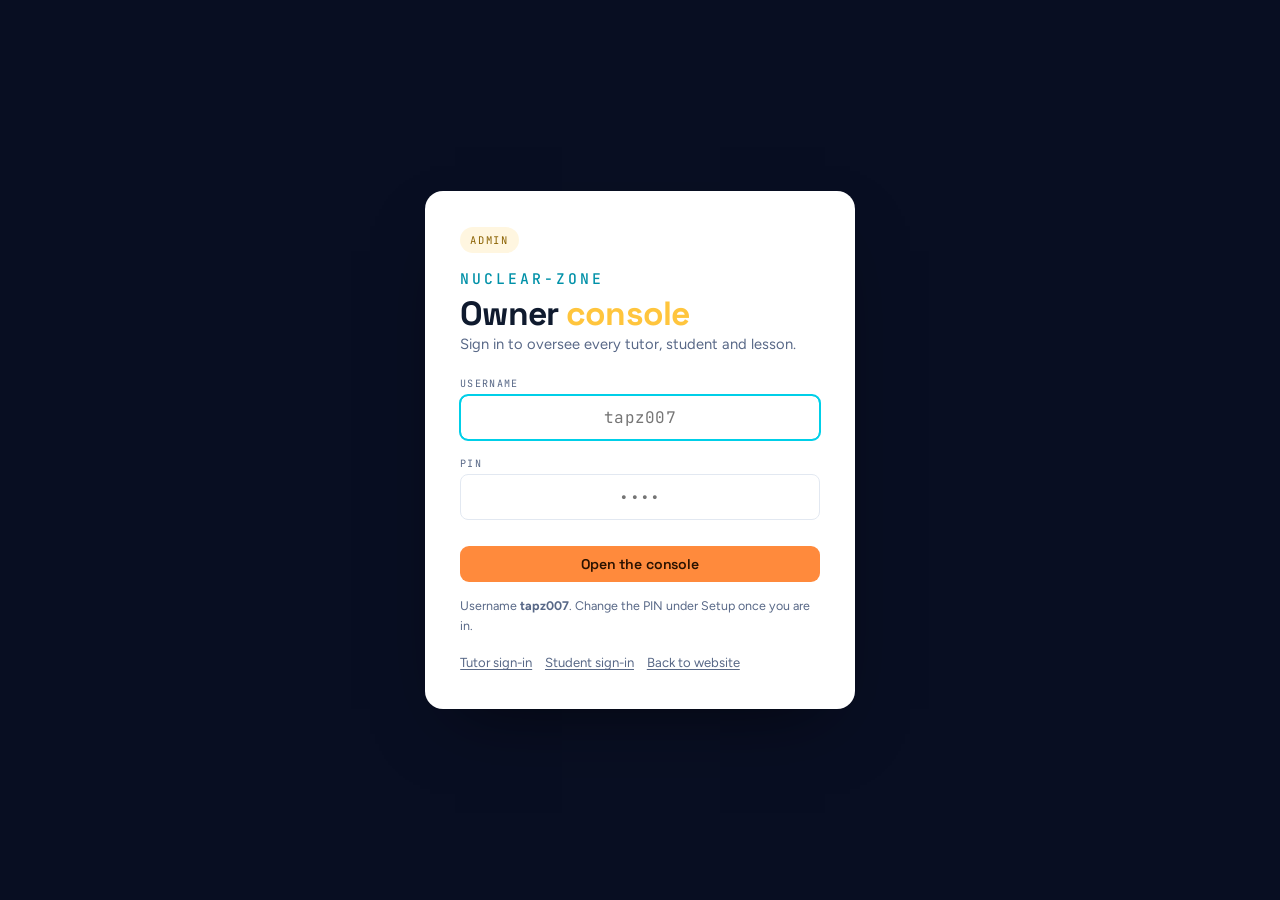
<file: admin.html>
<!DOCTYPE html>
<html lang="en">
<head>
<meta charset="utf-8">
<meta name="viewport" content="width=device-width, initial-scale=1">
<title>Admin — NUCLEAR-ZONE</title>
<meta name="robots" content="noindex, nofollow">
<meta name="theme-color" content="#080E22">
<link rel="preconnect" href="https://fonts.googleapis.com">
<link rel="preconnect" href="https://fonts.gstatic.com" crossorigin>
<link href="https://fonts.googleapis.com/css2?family=Space+Grotesk:wght@500;600;700&family=Figtree:wght@400;500;600;700&family=JetBrains+Mono:wght@400;500;700&display=swap" rel="stylesheet">
<link rel="icon" href="data:image/svg+xml,%3Csvg xmlns='http://www.w3.org/2000/svg' viewBox='0 0 32 32'%3E%3Crect width='32' height='32' rx='7' fill='%23080E22'/%3E%3Cg fill='none' stroke='%2300CFE8' stroke-width='1.6'%3E%3Cellipse cx='16' cy='16' rx='11' ry='4.6'/%3E%3Cellipse cx='16' cy='16' rx='11' ry='4.6' transform='rotate(60 16 16)'/%3E%3Cellipse cx='16' cy='16' rx='11' ry='4.6' transform='rotate(120 16 16)'/%3E%3C/g%3E%3Ccircle cx='16' cy='16' r='3.2' fill='%23FF8A3C'/%3E%3C/svg%3E">
<link rel="stylesheet" href="nz-dash.css">
</head>
<body>

<div class="gate gate--admin" id="gate">
  <div class="gate__card">
    <span class="gate__role">Admin</span>
    <p class="eyebrow">NUCLEAR-ZONE</p>
    <h1>Owner <span class="gate__accent">console</span></h1>
    <p>Sign in to oversee every tutor, student and lesson.</p>
    <label class="lbl" for="u">Username</label>
    <input id="u" type="text" autocomplete="username" autocapitalize="none" autocorrect="off" spellcheck="false" placeholder="tapz007" style="margin-bottom:.6rem">
    <label class="lbl" for="p">PIN</label>
    <input id="p" type="password" inputmode="numeric" autocomplete="current-password" autocapitalize="none" autocorrect="off" spellcheck="false" placeholder="••••">
    <p class="gate__err" id="err"></p>
    <button class="btn btn--flame" id="go" style="width:100%;justify-content:center">Open the console</button>
    <p style="font-size:.78rem;color:var(--slate);margin:.9rem 0 0">Username <b>tapz007</b>. Change the PIN under Setup once you are in.</p>
    <div class="gate__switch"><a href="tutor.html">Tutor sign-in</a><a href="student.html">Student sign-in</a><a href="index.html">Back to website</a></div>
  </div>
</div>

<div id="app" hidden>
<header class="top">
  <div class="wrap top__in">
    <a class="brand" href="#" aria-label="NUCLEAR-ZONE">
      <svg viewBox="0 0 48 48" aria-hidden="true"><rect width="48" height="48" rx="12" fill="#0F1A2E"/>
        <g fill="none" stroke="#00CFE8" stroke-width="1.7"><ellipse cx="24" cy="24" rx="16" ry="6.6"/>
        <ellipse cx="24" cy="24" rx="16" ry="6.6" transform="rotate(60 24 24)"/>
        <ellipse cx="24" cy="24" rx="16" ry="6.6" transform="rotate(120 24 24)"/></g>
        <circle cx="24" cy="24" r="4.6" fill="#FF8A3C"/></svg>
      <span><b>NUCLEAR</b><span>-ZONE</span><small>Owner console</small></span>
    </a>
    <span class="top__spacer"></span>
    <button class="btn btn--ghost btn--sm bell" id="bellBtn" style="color:#fff;border-color:rgba(255,255,255,.22)" title="Alerts">
      Alerts <span class="bell__count" id="bellCount" hidden>0</span>
    </button>
    <span class="who">Admin — <b>Tapuwa Sithole</b></span>
    <button class="btn btn--ghost btn--sm" id="lock" style="color:#fff;border-color:rgba(255,255,255,.22)">Lock</button>
  </div>
</header>

<div class="tabs" role="tablist">
  <div class="wrap">
    <button class="tab" role="tab" aria-selected="true"  data-panel="p-over">Overview</button>
    <button class="tab" role="tab" aria-selected="false" data-panel="p-notes">Alerts <span class="pip" id="notePip" hidden>0</span></button>
    <button class="tab" role="tab" aria-selected="false" data-panel="p-apps">Applications <span class="pip" id="appPip" hidden>0</span></button>
    <button class="tab" role="tab" aria-selected="false" data-panel="p-tutors">Tutors</button>
    <button class="tab" role="tab" aria-selected="false" data-panel="p-students">Students</button>
    <button class="tab" role="tab" aria-selected="false" data-panel="p-faces">Faces</button>
    <button class="tab" role="tab" aria-selected="false" data-panel="p-watch">Messages</button>
    <button class="tab" role="tab" aria-selected="false" data-panel="p-help">Complaints <span class="pip" id="helpPip" hidden>0</span></button>
    <button class="tab" role="tab" aria-selected="false" data-panel="p-teams">Teams</button>
    <button class="tab" role="tab" aria-selected="false" data-panel="p-log">Activity</button>
    <button class="tab" role="tab" aria-selected="false" data-panel="p-setup">Setup</button>
  </div>
</div>

<main><div class="wrap">

  <!-- OVERVIEW -->
  <section class="panel on" id="p-over" role="tabpanel">
    <div class="cards" id="cards"></div>
    <div class="head"><div><h2>Everything, at a glance</h2>
      <p>Every tutor and student rolls up here. Use the tabs to act on any of them.</p></div>
      <span class="head__spacer"></span>
      <button class="btn btn--ghost" id="expAll">Export everything to Excel</button>
    </div>
    <div class="grid2">
      <div class="box"><h3>Money across the practice</h3><div id="moneyBox"></div></div>
      <div class="box"><h3>Latest alerts</h3><div class="notes" id="recentNotes"></div></div>
    </div>
  </section>

  <!-- ALERTS -->
  <section class="panel" id="p-notes" role="tabpanel">
    <div class="head"><div><h2>Alerts</h2>
      <p>Bookings, lessons starting and finishing, Teams links, complaints and account changes — newest first.</p></div>
      <span class="head__spacer"></span>
      <button class="btn btn--green" id="waNotes">Send new ones to my WhatsApp</button>
      <button class="btn btn--ghost" id="readAll">Mark all read</button>
    </div>
    <div class="bar">
      <div class="fld"><label for="nKind">Show</label><select id="nKind">
        <option value="">Everything</option>
        <option value="application">New bookings</option>
        <option value="lesson">Lessons</option>
        <option value="teams">Teams links</option>
        <option value="complaint">Complaints</option>
        <option value="account">Accounts</option>
      </select></div>
    </div>
    <div class="notes" id="noteList"></div>
  </section>

  <!-- APPLICATIONS -->
  <section class="panel" id="p-apps" role="tabpanel">
    <div class="head"><div><h2>New applications</h2>
      <p>Every booking made on the website lands here. Accepting one creates the login and lets you send it on WhatsApp and email.</p></div></div>
    <div id="slipHost"></div>
    <div id="appList"></div>
  </section>

  <!-- TUTORS -->
  <section class="panel" id="p-tutors" role="tabpanel">
    <div class="head"><div><h2>Tutors</h2>
      <p>Only you can register or de-register a tutor. They set their own PIN the first time they sign in.</p></div>
      <span class="head__spacer"></span>
      <button class="btn btn--flame" id="addTutor">＋ Register a tutor</button>
      <button class="btn btn--ghost" id="expTutors">Export</button>
    </div>
    <div class="sheet"><table style="min-width:1220px">
      <thead><tr><th style="min-width:190px">Name</th><th style="min-width:210px">Highest degree</th>
        <th style="min-width:110px">Username</th><th style="min-width:170px">Email</th>
        <th style="min-width:125px">Phone</th><th class="num">Students</th><th class="num">Owed</th>
        <th style="min-width:110px">Status</th><th style="min-width:330px">Actions</th></tr></thead>
      <tbody id="tutorRows"></tbody>
    </table></div>
  </section>

  <!-- STUDENTS -->
  <section class="panel" id="p-students" role="tabpanel">
    <div class="head"><div><h2>All students</h2>
      <p>Every student across every tutor. Only you can register one directly or remove one.</p></div>
      <span class="head__spacer"></span>
      <button class="btn btn--flame" id="addStudent">＋ Register a student</button>
      <button class="btn btn--ghost" id="expStudents">Export</button>
    </div>
    <div class="bar">
      <div class="fld"><label for="fTutor">Tutor</label><select id="fTutor"><option value="">All tutors</option></select></div>
      <div class="fld"><label for="fStat">Status</label><select id="fStat"><option value="">Any</option>
        <option value="active">Active</option><option value="suspended">Suspended</option></select></div>
      <div class="fld"><label for="fFind">Find</label><input type="search" id="fFind" class="search" placeholder="Name or school"></div>
    </div>
    <div class="sheet"><table style="min-width:1300px">
      <thead><tr><th style="min-width:190px">Name</th><th style="min-width:110px">Level</th><th style="min-width:140px">Tutor</th>
        <th style="min-width:110px">Username</th><th style="min-width:130px">Password</th><th class="num">Lessons</th>
        <th class="num">Owing</th><th style="min-width:110px">Status</th><th style="min-width:360px">Actions</th></tr></thead>
      <tbody id="studentRows"></tbody>
    </table></div>
  </section>

  <!-- FACES -->
  <section class="panel" id="p-faces" role="tabpanel">
    <div class="head"><div><h2>Faces</h2>
      <p>A picture and a name tag for everyone. Tutors carry their highest degree under the name. Pictures are shrunk before they are saved.</p></div></div>
    <h3 style="font-family:var(--display);margin:.2rem 0 .7rem">Tutors</h3>
    <div class="people" id="tutorFaces"></div>
    <h3 style="font-family:var(--display);margin:1.6rem 0 .7rem">Students</h3>
    <div class="people" id="studentFaces"></div>
  </section>

  <!-- MESSAGE OVERSIGHT -->
  <section class="panel" id="p-watch" role="tabpanel">
    <div class="head"><div><h2>Tutor and student messages</h2>
      <p>Every lesson conversation on the platform, read-only.</p></div></div>
    <div class="note" style="margin-bottom:1rem">Opening a conversation here leaves no mark on it — the read counts and unread badges on the tutor's and student's own screens are untouched.</div>
    <div class="threads">
      <div class="threads__list" id="watchList"></div>
      <div class="chat" id="watchChat"></div>
    </div>
  </section>

  <!-- COMPLAINTS -->
  <section class="panel" id="p-help" role="tabpanel">
    <div class="head"><div><h2>Complaints and private messages</h2>
      <p>The direct line from a tutor or student to you. Nobody else can see these.</p></div></div>
    <div class="threads">
      <div class="threads__list" id="helpList"></div>
      <div class="chat" id="helpChat"></div>
    </div>
  </section>

  <!-- TEAMS -->
  <section class="panel" id="p-teams" role="tabpanel">
    <div class="head"><div><h2>Teams meetings</h2>
      <p>Every join link a tutor has created, newest first. You get an alert the moment one is added.</p></div>
      <span class="head__spacer"></span>
      <button class="btn btn--ghost" id="expTeams">Export</button>
    </div>
    <div class="sheet"><table style="min-width:1080px">
      <thead><tr><th style="min-width:180px">Student</th><th style="min-width:140px">Tutor</th>
        <th style="min-width:130px">Subject</th><th style="min-width:130px">Date</th><th style="min-width:110px">Time</th>
        <th style="min-width:110px">Status</th><th style="min-width:240px">Join link</th></tr></thead>
      <tbody id="teamRows"></tbody>
    </table></div>
  </section>

  <!-- ACTIVITY -->
  <section class="panel" id="p-log" role="tabpanel">
    <div class="head"><div><h2>Activity log</h2><p>Sign-ins, acceptances, suspensions and lesson changes, newest first.</p></div>
      <span class="head__spacer"></span><button class="btn btn--ghost" id="expLog">Export</button></div>
    <div class="sheet"><table>
      <thead><tr><th style="min-width:150px">When</th><th style="min-width:160px">Who</th>
        <th style="min-width:170px">Action</th><th>Detail</th></tr></thead>
      <tbody id="logRows"></tbody>
    </table></div>
  </section>

  <!-- SETUP -->
  <section class="panel" id="p-setup" role="tabpanel">
    <div class="head"><div><h2>Setup</h2><p>Your login, your WhatsApp number, backups, and the honest notes.</p></div></div>
    <div class="grid2">
      <div class="box"><h3>Admin login</h3>
        <p style="color:var(--slate);font-size:.88rem">Change the username and PIN only you use.</p>
        <div class="bar">
          <div class="fld"><label for="au">Username</label><input id="au" type="text" style="width:140px"></div>
          <div class="fld"><label for="ap">New PIN</label><input id="ap" type="text" inputmode="numeric" maxlength="8" style="width:110px"></div>
          <div class="fld"><label>&nbsp;</label><button class="btn btn--ghost" id="saveAdmin">Save</button></div>
        </div>
        <p id="adminMsg" style="font-size:.85rem;color:var(--accepted);min-height:1.2rem"></p>
      </div>
      <div class="box"><h3>Your WhatsApp number</h3>
        <p style="color:var(--slate);font-size:.88rem">Where “Send new ones to my WhatsApp” delivers your alerts. Country code, no plus — <b>27</b> for South Africa.</p>
        <div class="bar">
          <div class="fld"><label for="aph">Number</label><input id="aph" type="tel" placeholder="27607781905" style="width:180px"></div>
          <div class="fld"><label>&nbsp;</label><button class="btn btn--ghost" id="savePhone">Save</button></div>
        </div>
        <p id="phoneMsg" style="font-size:.85rem;color:var(--accepted);min-height:1.2rem"></p>
      </div>
      <div class="box"><h3>Signed-in devices</h3>
        <p style="color:var(--slate);font-size:.88rem">The console opens on <b>three</b> devices at most — say your laptop, your phone and the office machine. Remove one to free a slot for a new one.</p>
        <div id="devList"></div>
      </div>

      <div class="box"><h3>Backup</h3>
        <p style="color:var(--slate);font-size:.88rem">The whole practice in one file. Do this weekly and before clearing browser data.</p>
        <div class="bar"><button class="btn btn--ghost" id="backup">Download a backup</button>
          <label class="btn btn--ghost" for="restore" style="cursor:pointer">Load a backup</label>
          <input type="file" id="restore" accept="application/json" hidden></div>
      </div>
      <div class="box"><h3>Demo data</h3>
        <p style="color:var(--slate);font-size:.88rem">One tutor and four students came with the console so nothing was empty. Clear them once your real people are in.</p>
        <button class="btn btn--ghost" id="clearAll">Clear everything and start empty</button>
      </div>
      <div class="box" style="grid-column:1/-1"><h3>How logins and oversight really work here</h3>
        <div class="note"><b>Read this once.</b> Usernames, PINs and passwords are checked inside the browser, because this site has no server yet. That is enough to keep tutors and students out of each other's dashboards by accident, but a determined person could bypass it. Message oversight leaves no trace on their screens — but anyone who opens this console can read the same conversations, so the PIN on it is the only thing protecting them. Don't store anything truly sensitive until you move the data to Supabase (README-dashboards.md), which adds real accounts and server-side checks.</div>
      </div>
    </div>
  </section>

</div></main>
</div>

<script src="nz-store.js"></script>
<script>
(function(){
  'use strict';
  var $=function(i){return document.getElementById(i);};
  var esc=function(s){return String(s==null?'':s).replace(/&/g,'&amp;').replace(/</g,'&lt;').replace(/>/g,'&gt;').replace(/"/g,'&quot;');};
  var timer=null;

  /* ---- login ---- */
  function unlock(){
    $('gate').style.display='none'; $('app').hidden=false;
    NZ.setActor('admin','Tapuwa'); sessionStorage.setItem('nz.admin','1');
    NZ.checkLessons(); draw();
    /* keep watching for lessons that start or end while this stays open */
    timer=setInterval(function(){ if(NZ.checkLessons()) draw(); else drawBell(); },60000);
  }
  $('go').addEventListener('click',tryIn);
  $('p').addEventListener('keydown',function(e){if(e.key==='Enter')tryIn();});
  $('u').addEventListener('keydown',function(e){if(e.key==='Enter')$('p').focus();});
  function tryIn(){
    var r=NZ.adminLogin($('u').value||'tapz007',$('p').value);
    if(r===true){ $('err').textContent=''; unlock(); return; }
    if(r==='limit'){
      $('err').innerHTML='Three devices are already signed in to this console. '+
        'Open it on one of those and remove a device under Setup to free a slot.';
      return;
    }
    $('err').textContent='That username or PIN does not match.'; $('p').select();
  }
  $('lock').addEventListener('click',function(){ sessionStorage.removeItem('nz.admin'); if(timer)clearInterval(timer); location.reload(); });

  /* ---- tabs ---- */
  var tabs=document.querySelectorAll('.tab');
  tabs.forEach(function(t){ t.addEventListener('click',function(){ show(t.dataset.panel); }); });
  function show(panel){
    tabs.forEach(function(x){x.setAttribute('aria-selected', x.dataset.panel===panel?'true':'false');});
    document.querySelectorAll('.panel').forEach(function(p){p.classList.remove('on');});
    $(panel).classList.add('on');
  }
  $('bellBtn').addEventListener('click',function(){ show('p-notes'); drawNotes(); });

  /* ================================================================ bits */
  function money(n){return NZ.money(n);}
  function when(iso){ var d=new Date(iso); return NZ.prettyDate(d.toISOString().slice(0,10))+' · '+String(d.getHours()).padStart(2,'0')+':'+String(d.getMinutes()).padStart(2,'0'); }
  function base(){ return location.href.replace(/[^/]*$/,''); }
  function badge(status){ var lab=status.charAt(0).toUpperCase()+status.slice(1); return '<span class="badge badge--'+status+'"><i></i>'+lab+'</span>'; }
  function waNum(p){ return String(p||'').replace(/\D/g,'').replace(/^0/,'27'); }
  function card(k,v,s,cls){return '<div class="card '+(cls||'')+'"><div class="k">'+k+'</div><div class="v">'+v+'</div><div class="s">'+s+'</div></div>';}
  function row(k,v){return '<div class="row" style="border-color:var(--line)"><span>'+k+'</span><b style="color:var(--flame)">'+v+'</b></div>';}

  /* a face, or the person's initials when there is no picture yet */
  function face(photo,name,cls){
    var c='face '+(cls||'');
    return photo ? '<img class="'+c+'" src="'+photo+'" alt="">'
                 : '<span class="'+c+' face--empty">'+esc(NZ.initials(name))+'</span>';
  }
  var ICON={application:'\uD83D\uDCDD',lesson:'\uD83C\uDF93',teams:'\uD83C\uDFA5',complaint:'\u26A0\uFE0F',account:'\uD83D\uDD11'};

  /* ---- overview ---- */
  function drawOver(){
    var studs=NZ.students().filter(function(s){return s.status!=='applicant';});
    var apps=NZ.applicants();
    var t=NZ.totals(NZ.lessons());
    $('appPip').hidden=apps.length===0; $('appPip').textContent=apps.length;
    $('cards').innerHTML=[
      card('Tutors',NZ.tutors().length,'registered',''),
      card('Students',studs.length,studs.filter(function(s){return s.active;}).length+' active',''),
      card('Applications',apps.length,apps.length?'waiting to be accepted':'none waiting',apps.length?'card--flame':''),
      card('Lessons',NZ.lessons().length,t.hours.toFixed(1)+' hours',''),
      card('Received',money(t.paid),'all time','card--green'),
      card('Outstanding',money(t.balance),'still to come in',t.balance>0?'card--flame':'card--green')
    ].join('');
    $('moneyBox').innerHTML='<div class="slip" style="background:#fff;color:var(--ink)">'+
      row('Charged in total',money(t.fee))+row('Paid',money(t.paid))+row('Outstanding',money(t.balance))+'</div>';
    $('recentNotes').innerHTML=NZ.notices().slice(0,6).map(noteRow).join('')
      || '<p style="color:var(--slate)">Nothing yet.</p>';
  }

  /* ---- alerts ---- */
  function noteRow(n){
    return '<div class="note-row '+(n.read?'':'is-new')+(n.urgent&&!n.read?' is-urgent':'')+'" data-note="'+n.id+'">'+
      '<span class="note-row__ico">'+(ICON[n.kind]||'\u2022')+'</span>'+
      '<span class="note-row__body"><span class="note-row__t">'+esc(n.title)+'</span>'+
      (n.detail?'<span class="note-row__d">'+esc(n.detail)+'</span>':'')+'</span>'+
      '<span class="note-row__when">'+when(n.at)+'</span></div>';
  }
  function drawBell(){
    var n=NZ.unreadNotices();
    $('bellCount').hidden=n===0; $('bellCount').textContent=n;
    $('notePip').hidden=n===0; $('notePip').textContent=n;
    var hc=NZ.complaintParties().reduce(function(a,p){return a+NZ.unreadComplaints('admin',p.partyType,p.partyId);},0);
    $('helpPip').hidden=hc===0; $('helpPip').textContent=hc;
  }
  function drawNotes(){
    var kind=$('nKind').value;
    var list=NZ.notices(kind||null);
    $('noteList').innerHTML=list.length?list.map(noteRow).join('')
      :'<div class="empty"><h3>Nothing here</h3><p>Alerts appear as bookings, lessons and messages come in.</p></div>';
    drawBell();
  }
  $('nKind').addEventListener('change',drawNotes);
  $('noteList').addEventListener('click',function(e){
    var r=e.target.closest('[data-note]'); if(!r) return;
    NZ.markNoticeRead(r.dataset.note); drawNotes();
  });
  $('readAll').addEventListener('click',function(){ NZ.markAllNoticesRead(); drawNotes(); });
  $('waNotes').addEventListener('click',function(){
    var num=waNum(NZ.adminPhone());
    if(!num){ alert('Add your WhatsApp number under Setup first, then this button will send your alerts straight to you.'); show('p-setup'); return; }
    window.open('https://wa.me/'+num+'?text='+encodeURIComponent(NZ.noticeDigest(true)),'_blank','noopener');
  });

  /* ---- applications ---- */
  function drawApps(){
    var box=$('appList'), apps=NZ.applicants();
    if(!apps.length){ box.innerHTML='<div class="empty"><h3>No applications waiting</h3><p>New website bookings appear here for you to accept.</p></div>'; return; }
    box.innerHTML=apps.map(function(s){
      var tutorOpts=NZ.tutors().filter(function(t){return t.active;}).map(function(t){return '<option value="'+t.id+'">'+esc(t.name)+'</option>';}).join('');
      return '<div class="box" data-id="'+s.id+'">'+
        '<div style="display:flex;justify-content:space-between;gap:1rem;flex-wrap:wrap;align-items:flex-start">'+
        '<div><h3>'+esc((s.firstName+' '+s.surname).trim())+' <span class="badge badge--applicant"><i></i>Applicant</span></h3>'+
        '<p style="color:var(--slate);font-size:.88rem;margin:.35rem 0 0">'+esc(s.role)+' \u00b7 '+esc(s.level||'level not set')+' \u00b7 '+esc((s.subjects||[]).join(', ')||'no subjects')+'<br>'+
        esc(s.phone||'no phone')+' \u00b7 '+esc(s.email||'no email')+(s.school?' \u00b7 '+esc(s.school):'')+(s.when?'<br>Prefers: '+esc(s.when):'')+
        (s.notes?'<br><em>\u201c'+esc(s.notes)+'\u201d</em>':'')+'</p></div>'+
        '<div class="fld"><label>Assign to tutor</label><select class="asg">'+tutorOpts+'</select></div></div>'+
        '<div style="display:flex;gap:.5rem;flex-wrap:wrap;margin-top:.7rem">'+
        '<button class="btn btn--green btn--sm" data-act="accept">Accept &amp; create login</button>'+
        '<button class="btn btn--quiet btn--sm" data-act="reject">Decline</button></div></div>';
    }).join('');
  }
  $('appList').addEventListener('click',function(e){
    var b=e.target.closest('[data-act]'); if(!b) return;
    var wrap=b.closest('[data-id]'), sid=wrap.dataset.id;
    if(b.dataset.act==='reject'){ if(confirm('Decline and remove this application?')){ NZ.removeStudent(sid); draw(); } return; }
    var sel=wrap.querySelector('.asg');
    var tutorId=sel?sel.value:null;
    if(!tutorId){ alert('Register a tutor first (Tutors tab), then accept.'); return; }
    var cred=NZ.acceptStudent(sid,tutorId);
    $('slipHost').innerHTML=slip(sid,cred)+'<button class="btn btn--quiet btn--sm" data-dismiss="1" style="margin:-.4rem 0 1rem">Done</button>';
  });
  $('slipHost').addEventListener('click',function(e){ if(e.target.dataset.dismiss) $('slipHost').innerHTML=''; });

  function slip(sid,cred,heading){
    var s=NZ.student(sid);
    var msg=NZ.credentialsMessage(sid);
    var num=waNum(s.phone);
    var sub='Your NUCLEAR-ZONE dashboard login';
    return '<div class="slip"><h4>'+esc(heading||('Login created \u2014 send it to '+s.firstName))+'</h4>'+
      '<div class="row"><span>Username</span><b>'+esc(cred.username)+'</b></div>'+
      '<div class="row"><span>Password</span><b>'+esc(cred.password)+'</b></div>'+
      '<div class="acts">'+
        '<a class="btn btn--green btn--sm" target="_blank" rel="noopener" href="https://wa.me/'+num+'?text='+encodeURIComponent(msg)+'">Send on WhatsApp</a>'+
        '<a class="btn btn--beam btn--sm" href="mailto:'+esc(s.email)+'?subject='+encodeURIComponent(sub)+'&body='+encodeURIComponent(msg)+'">Send by email</a>'+
        '<button class="btn btn--quiet btn--sm" data-copy="'+encodeURIComponent(msg)+'">Copy</button>'+
      '</div></div>';
  }

  /* ---- tutors ---- */
  function drawTutors(){
    var tb=$('tutorRows'), ts=NZ.tutors();
    if(!ts.length){ tb.innerHTML='<tr><td colspan="9"><div class="empty"><h3>No tutors yet</h3><p>Register your first tutor to start assigning students.</p></div></td></tr>'; return; }
    tb.innerHTML=ts.map(function(t){
      var studs=NZ.studentsByTutor(t.id);
      var owed=NZ.totals(NZ.lessonsByTutor(t.id)).balance;
      return '<tr data-id="'+t.id+'">'+
        '<td class="pad"><span class="namecell">'+face(t.photo,t.name)+'<b>'+esc(t.name)+'</b></span></td>'+
        '<td><input class="cell" data-f="degree" value="'+esc(t.degree)+'" placeholder="e.g. BSc Hons Physics"></td>'+
        '<td class="pad"><span class="code">'+esc(t.username)+'</span></td>'+
        '<td><input class="cell" data-f="email" value="'+esc(t.email)+'"></td>'+
        '<td><input class="cell" data-f="phone" value="'+esc(t.phone)+'"></td>'+
        '<td class="num">'+studs.length+'</td>'+
        '<td class="num">'+money(owed)+'</td>'+
        '<td class="pad">'+badge(t.active?'active':'suspended')+(t.pinHash?'':' <span class="tag">no PIN yet</span>')+'</td>'+
        '<td class="pad" style="white-space:nowrap">'+
          '<button class="btn btn--sm btn--quiet" data-act="wa">Send link</button> '+
          '<button class="btn btn--sm btn--quiet" data-act="reset">Reset PIN</button> '+
          '<button class="btn btn--sm btn--quiet" data-act="'+(t.active?'suspend':'activate')+'">'+(t.active?'Suspend':'Activate')+'</button> '+
          '<button class="rowdel" data-act="del" aria-label="De-register tutor">\u2715</button></td></tr>';
    }).join('');
  }
  $('tutorRows').addEventListener('change',function(e){
    var el=e.target, f=el.dataset.f; if(!f) return;
    var patch={}; patch[f]=el.value; NZ.updateTutor(el.closest('tr').dataset.id,patch); draw();
  });
  $('tutorRows').addEventListener('click',function(e){
    var b=e.target.closest('[data-act]'); if(!b) return;
    var id=b.closest('tr').dataset.id, t=NZ.tutor(id);
    if(b.dataset.act==='suspend') NZ.setTutorActive(id,false);
    if(b.dataset.act==='activate') NZ.setTutorActive(id,true);
    if(b.dataset.act==='del'){ if(confirm('De-register '+t.name+'? Their students become unassigned.')) NZ.removeTutor(id); }
    if(b.dataset.act==='reset'){
      if(!confirm('Clear '+t.name+"'s PIN? They will choose a new one next time they sign in.")) return;
      NZ.resetTutorPin(id);
      var m='Hi '+t.name+' \u2014 your NUCLEAR-ZONE PIN has been cleared.\n\nOpen: '+base()+'tutor.html\nUsername: '+t.username+'\n\nChoose a new PIN when you sign in.';
      if(confirm('PIN cleared. Send '+t.name+' the instructions on WhatsApp now?'))
        window.open('https://wa.me/'+waNum(t.phone)+'?text='+encodeURIComponent(m),'_blank','noopener');
      draw(); return;
    }
    if(b.dataset.act==='wa'){
      var msg='Hi '+t.name+' \u2014 here is your NUCLEAR-ZONE tutor sign-in.\n\nOpen: '+base()+'tutor.html\nUsername: '+t.username+'\n\nSet your own PIN the first time you sign in.';
      window.open('https://wa.me/'+waNum(t.phone)+'?text='+encodeURIComponent(msg),'_blank','noopener'); return;
    }
    draw();
  });
  $('addTutor').addEventListener('click',function(){
    var name=prompt('Tutor full name?'); if(!name) return;
    var degree=prompt('Highest degree achieved? (shown under their name)')||'';
    var email=prompt('Email? (optional)')||'';
    var phone=prompt('WhatsApp number? (optional)')||'';
    var t=NZ.addTutor({name:name,degree:degree,email:email,phone:phone});
    draw();
    alert(name+' registered.\nUsername: '+t.username+'\nThey set their PIN on first sign-in.\n\nAdd their photo under the Faces tab.');
  });

  /* ---- students ---- */
  var SF={tutor:'',status:'',q:''};
  ['fTutor','fStat','fFind'].forEach(function(id){var k=id==='fTutor'?'tutor':id==='fStat'?'status':'q';
    $(id).addEventListener('input',function(){SF[k]=$(id).value;drawStudents();});});
  function fillTutorFilter(){ var sel=$('fTutor'),keep=sel.value; sel.innerHTML='<option value="">All tutors</option><option value="__none">Unassigned</option>';
    NZ.tutors().forEach(function(t){var o=document.createElement('option');o.value=t.id;o.textContent=t.name;sel.appendChild(o);}); sel.value=keep; }
  function visibleStudents(){
    return NZ.students().filter(function(s){return s.status!=='applicant';}).filter(function(s){
      if(SF.tutor==='__none' && s.tutorId) return false;
      if(SF.tutor && SF.tutor!=='__none' && s.tutorId!==SF.tutor) return false;
      if(SF.status && s.status!==SF.status) return false;
      if(SF.q){var h=((s.firstName+' '+s.surname)+' '+(s.school||'')).toLowerCase(); if(h.indexOf(SF.q.toLowerCase())===-1) return false;}
      return true;
    });
  }
  function drawStudents(){
    var tb=$('studentRows'), list=visibleStudents();
    if(!list.length){ tb.innerHTML='<tr><td colspan="9"><div class="empty"><h3>No students match</h3><p>Clear the filters, or accept an application.</p></div></td></tr>'; return; }
    tb.innerHTML=list.map(function(s){
      var owing=NZ.totals(NZ.lessons(s.id)).balance;
      var nm=(s.firstName+' '+s.surname).trim();
      return '<tr data-id="'+s.id+'">'+
        '<td class="pad"><span class="namecell">'+face(s.photo,nm)+'<b>'+esc(nm)+'</b></span></td>'+
        '<td class="pad"><span class="tag">'+esc(s.level||'\u2014')+'</span></td>'+
        '<td class="pad">'+esc(NZ.tutorName(s.tutorId))+'</td>'+
        '<td class="pad"><span class="code">'+esc(s.username||'\u2014')+'</span></td>'+
        '<td class="pad"><span class="mono" style="font-size:.82rem">'+esc(s.password||'\u2014')+'</span></td>'+
        '<td class="num">'+NZ.lessons(s.id).length+'</td>'+
        '<td class="num '+(owing>0?'owing':'settled')+'">'+money(owing)+'</td>'+
        '<td class="pad">'+badge(s.status)+'</td>'+
        '<td class="pad" style="white-space:nowrap">'+
          '<button class="btn btn--sm btn--quiet" data-act="creds">Resend login</button> '+
          '<button class="btn btn--sm btn--quiet" data-act="reset">Reset password</button> '+
          '<button class="btn btn--sm btn--quiet" data-act="'+(s.active?'suspend':'activate')+'">'+(s.active?'Suspend':'Activate')+'</button> '+
          '<button class="rowdel" data-act="del" aria-label="De-register student">\u2715</button></td></tr>';
    }).join('');
  }
  $('studentRows').addEventListener('click',function(e){
    var b=e.target.closest('[data-act]'); if(!b) return;
    var id=b.closest('tr').dataset.id, s=NZ.student(id);
    if(b.dataset.act==='suspend') NZ.setStudentActive(id,false);
    if(b.dataset.act==='activate') NZ.setStudentActive(id,true);
    if(b.dataset.act==='del'){ if(confirm('De-register '+NZ.studentName(id)+' and remove all their lessons and messages?')) NZ.removeStudent(id); }
    if(b.dataset.act==='reset'){
      if(!confirm('Give '+NZ.studentName(id)+' a brand new password?')) return;
      var cred=NZ.resetStudentPassword(id);
      $('slipHost').innerHTML=slip(id,cred,'New password for '+s.firstName)+'<button class="btn btn--quiet btn--sm" data-dismiss="1" style="margin:-.4rem 0 1rem">Done</button>';
      show('p-apps');
      draw(); return;
    }
    if(b.dataset.act==='creds'){
      if(!s.username){ alert('This student has no login yet.'); return; }
      window.open('https://wa.me/'+waNum(s.phone)+'?text='+encodeURIComponent(NZ.credentialsMessage(id)),'_blank','noopener'); return;
    }
    draw();
  });
  $('addStudent').addEventListener('click',function(){
    var ts=NZ.tutors().filter(function(t){return t.active;});
    if(!ts.length){ alert('Register a tutor first \u2014 a student has to be assigned to one.'); show('p-tutors'); return; }
    var first=prompt('Student first name?'); if(!first) return;
    var last=prompt('Surname?')||'';
    var level=prompt('Level? (e.g. Grade 11)')||'';
    var phone=prompt('WhatsApp number? (optional)')||'';
    var email=prompt('Email? (optional)')||'';
    var names=ts.map(function(t,i){return (i+1)+'. '+t.name;}).join('\n');
    var pick=prompt('Assign to which tutor?\n\n'+names,'1');
    var t=ts[(parseInt(pick,10)||1)-1]||ts[0];
    var s=NZ.addStudent({firstName:first,surname:last,level:level,phone:phone,email:email,role:'Learner',tutorId:t.id});
    var cred=NZ.acceptStudent(s.id,t.id);
    draw();
    $('slipHost').innerHTML=slip(s.id,cred)+'<button class="btn btn--quiet btn--sm" data-dismiss="1" style="margin:-.4rem 0 1rem">Done</button>';
    show('p-apps');
  });

  /* ---- faces ---- */
  function personCard(kind,o){
    var nm = kind==='tutor' ? o.name : (o.firstName+' '+o.surname).trim();
    var sub = kind==='tutor' ? 'Tutor' : (o.level||'Student');
    var pic = o.photo
      ? '<img class="person__pic" src="'+o.photo+'" alt="'+esc(nm)+'">'
      : '<span class="person__pic person__pic--empty">'+esc(NZ.initials(nm))+'</span>';
    return '<div class="person person--'+kind+'" data-kind="'+kind+'" data-id="'+o.id+'">'+
      pic+
      '<div class="person__tag">'+
        '<div class="person__name">'+esc(nm)+'</div>'+
        '<div class="person__sub">'+esc(sub)+'</div>'+
        (kind==='tutor' ? '<div class="person__degree">'+esc(o.degree||'Degree not set')+'</div>' : '')+
      '</div>'+
      '<div class="person__acts">'+
        '<label class="btn btn--sm btn--quiet pickpic">'+(o.photo?'Change':'Add photo')+
          '<input type="file" accept="image/*" data-pic="'+kind+':'+o.id+'"></label>'+
        (o.photo?'<button class="btn btn--sm btn--quiet" data-clearpic="'+kind+':'+o.id+'">Remove</button>':'')+
      '</div></div>';
  }
  function drawFaces(){
    $('tutorFaces').innerHTML=NZ.tutors().map(function(t){return personCard('tutor',t);}).join('')
      || '<p style="color:var(--slate)">No tutors yet.</p>';
    $('studentFaces').innerHTML=NZ.students().filter(function(s){return s.status!=='applicant';})
      .map(function(s){return personCard('student',s);}).join('')
      || '<p style="color:var(--slate)">No students yet.</p>';
  }
  document.addEventListener('change',function(e){
    var inp=e.target.closest('[data-pic]'); if(!inp) return;
    var parts=inp.dataset.pic.split(':'), f=inp.files[0]; if(!f) return;
    NZ.shrinkPhoto(f,function(dataUrl){ NZ.setPhoto(parts[0],parts[1],dataUrl); draw(); },
                     function(msg){ alert(msg); });
  });
  document.addEventListener('click',function(e){
    var b=e.target.closest('[data-clearpic]'); if(!b) return;
    var parts=b.dataset.clearpic.split(':');
    NZ.setPhoto(parts[0],parts[1],''); draw();
  });

  /* ---- message oversight (silent) ---- */
  var watching=null;
  function drawWatch(){
    var list=NZ.threadSummaries(), box=$('watchList');
    if(!list.length){ box.innerHTML='<div class="empty"><p>No conversations yet.</p></div>'; $('watchChat').innerHTML=''; return; }
    box.innerHTML=list.map(function(t){
      var s=NZ.student(t.studentId);
      return '<button class="thread'+(watching===t.studentId?' on':'')+'" data-sid="'+t.studentId+'">'+
        '<span class="namecell">'+face(s?s.photo:'',t.name,'face--sm')+
        '<span><b>'+esc(t.name)+'</b><span class="thread__last">with '+esc(t.tutor)+' \u00b7 '+t.count+' message'+(t.count===1?'':'s')+'</span></span></span></button>';
    }).join('');
    if(!watching || !NZ.student(watching)) watching=list[0].studentId;
    var msgs=NZ.readThreadQuietly(watching);   /* never marks anything read */
    var s=NZ.student(watching);
    $('watchChat').innerHTML='<div class="chat__head">'+
        '<span class="namecell">'+face(s?s.photo:'',NZ.studentName(watching))+
        '<span><b>'+esc(NZ.studentName(watching))+'</b><br><span style="font-size:.8rem;color:var(--slate)">with '+esc(NZ.tutorName(s?s.tutorId:null))+'</span></span></span></div>'+
      '<div class="chat__log">'+msgs.map(function(m){
        return '<div class="bubble bubble--'+(m.from==='tutor'?'me':'them')+'">'+esc(m.text)+
          '<small>'+(m.from==='tutor'?'Tutor':'Student')+' \u00b7 '+when(m.at)+'</small></div>';
      }).join('')+'</div>'+
      '<div class="note" style="margin:.7rem;font-size:.82rem">Read-only. Reply through the tutor, or use Complaints to write privately.</div>';
  }
  $('watchList').addEventListener('click',function(e){
    var b=e.target.closest('[data-sid]'); if(!b) return;
    watching=b.dataset.sid; drawWatch();
  });

  /* ---- complaints ---- */
  var helping=null;
  function partyName(pt,pid){ return pt==='tutor'?NZ.tutorName(pid):NZ.studentName(pid); }
  function partyPhoto(pt,pid){ var o=pt==='tutor'?NZ.tutor(pid):NZ.student(pid); return o?o.photo:''; }
  function drawHelp(){
    var parties=NZ.complaintParties(), box=$('helpList');
    if(!parties.length){ box.innerHTML='<div class="empty"><p>Nobody has written in yet.</p></div>'; $('helpChat').innerHTML=''; return; }
    box.innerHTML=parties.map(function(p){
      var key=p.partyType+':'+p.partyId;
      var un=NZ.unreadComplaints('admin',p.partyType,p.partyId);
      var msgs=NZ.complaints(p.partyType,p.partyId);
      var last=msgs[msgs.length-1];
      return '<button class="thread'+(helping===key?' on':'')+'" data-key="'+key+'">'+
        '<span class="namecell">'+face(partyPhoto(p.partyType,p.partyId),partyName(p.partyType,p.partyId),'face--sm')+
        '<span><b>'+esc(partyName(p.partyType,p.partyId))+'</b> <span class="tag">'+esc(p.partyType)+'</span>'+
        '<span class="thread__last">'+esc((last?last.text:'').slice(0,52))+'</span></span></span>'+
        (un?'<span class="pip">'+un+'</span>':'')+'</button>';
    }).join('');
    var valid=parties.some(function(p){return helping===p.partyType+':'+p.partyId;});
    if(!valid) helping=parties[0].partyType+':'+parties[0].partyId;
    var k=helping.split(':'), pt=k[0], pid=k[1];
    /* only counts as read once this tab is actually on screen */
    if($('p-help').classList.contains('on')) NZ.markComplaintsRead('admin',pt,pid);
    var msgs=NZ.complaints(pt,pid);
    $('helpChat').innerHTML='<div class="chat__head"><span class="namecell">'+
        face(partyPhoto(pt,pid),partyName(pt,pid))+'<b>'+esc(partyName(pt,pid))+'</b></span></div>'+
      '<div class="chat__log">'+msgs.map(function(c){
        return '<div class="bubble bubble--'+(c.from==='admin'?'me':'them')+'">'+esc(c.text)+
          '<small>'+(c.from==='admin'?'You':esc(partyName(pt,pid)))+' \u00b7 '+when(c.at)+'</small></div>';
      }).join('')+'</div>'+
      '<div class="chat__new"><textarea id="helpText" rows="2" placeholder="Write back\u2026"></textarea>'+
      '<button class="btn btn--flame" id="helpSend">Send</button></div>';
    var send=function(){
      var t=$('helpText').value;
      if(!t.trim()) return;
      NZ.addComplaint(pt,pid,'admin',t);
      drawHelp(); drawBell();
    };
    $('helpSend').addEventListener('click',send);
    $('helpText').addEventListener('keydown',function(e){ if((e.ctrlKey||e.metaKey)&&e.key==='Enter') send(); });
  }
  $('helpList').addEventListener('click',function(e){
    var b=e.target.closest('[data-key]'); if(!b) return;
    helping=b.dataset.key; drawHelp(); drawBell();
  });

  /* ---- teams ---- */
  function drawTeams(){
    var tb=$('teamRows'), list=NZ.teamsLessons();
    if(!list.length){ tb.innerHTML='<tr><td colspan="7"><div class="empty"><h3>No Teams links yet</h3><p>When a tutor pastes a join link into a lesson it appears here, and you get an alert.</p></div></td></tr>'; return; }
    tb.innerHTML=list.map(function(l){
      var s=NZ.student(l.studentId);
      return '<tr>'+
        '<td class="pad"><span class="namecell">'+face(s?s.photo:'',NZ.studentName(l.studentId),'face--sm')+esc(NZ.studentName(l.studentId))+'</span></td>'+
        '<td class="pad">'+esc(NZ.tutorName(s?s.tutorId:null))+'</td>'+
        '<td class="pad">'+esc(l.subject)+'</td>'+
        '<td class="pad">'+NZ.prettyDate(l.date)+'</td>'+
        '<td class="pad mono">'+esc(l.start)+'\u2013'+esc(l.end)+'</td>'+
        '<td class="pad"><span class="dot" style="background:'+NZ.STATUS[l.status].dot+'"></span> '+NZ.STATUS[l.status].label+'</td>'+
        '<td class="pad" style="white-space:nowrap">'+
          '<a class="btn btn--sm btn--beam" href="'+esc(l.teamsUrl)+'" target="_blank" rel="noopener">Join</a> '+
          '<button class="btn btn--sm btn--quiet" data-copy="'+encodeURIComponent(l.teamsUrl)+'">Copy link</button></td></tr>';
    }).join('');
  }
  $('expTeams').addEventListener('click',function(){
    var rows=[['Student','Tutor','Subject','Date','From','To','Status','Teams link']];
    NZ.teamsLessons().forEach(function(l){ var s=NZ.student(l.studentId);
      rows.push([NZ.studentName(l.studentId),NZ.tutorName(s?s.tutorId:null),l.subject,l.date,l.start,l.end,NZ.STATUS[l.status].label,l.teamsUrl]); });
    NZ.download('nuclear-zone-teams-'+NZ.today()+'.csv',NZ.csv(rows),'text/csv');
  });

  /* ---- activity ---- */
  function drawLog(){
    var tb=$('logRows'), a=NZ.activity();
    if(!a.length){ tb.innerHTML='<tr><td colspan="4"><div class="empty"><p>No activity yet.</p></div></td></tr>'; return; }
    tb.innerHTML=a.map(function(x){
      return '<tr><td class="pad mono" style="white-space:nowrap">'+when(x.at)+'</td>'+
        '<td class="pad">'+esc(x.who)+'</td><td class="pad">'+esc(x.action)+'</td>'+
        '<td class="pad">'+esc(x.detail)+'</td></tr>';
    }).join('');
  }

  /* ---- setup ---- */
  $('saveAdmin').addEventListener('click',function(){
    var u=$('au').value.trim(), p=$('ap').value.trim();
    if(p && p.length<4){ $('adminMsg').style.color='#C62828'; $('adminMsg').textContent='PIN needs at least four digits.'; return; }
    NZ.setAdmin(u||null,p||null,null);
    $('adminMsg').style.color='var(--accepted)'; $('adminMsg').textContent='Saved.'; $('ap').value='';
    if(u) $('au').value=NZ.adminUser();
  });
  $('savePhone').addEventListener('click',function(){
    NZ.setAdmin(null,null,$('aph').value.trim());
    $('phoneMsg').style.color='var(--accepted)'; $('phoneMsg').textContent='Saved. Alerts will go to that number.';
  });
  $('backup').addEventListener('click',function(){ NZ.download('nuclear-zone-backup-'+NZ.today()+'.json', localStorage.getItem('nuclearzone.v1')||'{}','application/json'); });
  $('restore').addEventListener('change',function(e){
    var f=e.target.files[0]; if(!f) return; var r=new FileReader();
    r.onload=function(){ try{ JSON.parse(r.result); localStorage.setItem('nuclearzone.v1',r.result); alert('Backup loaded. Reloading.'); location.reload(); }catch(x){ alert('That file is not a NUCLEAR-ZONE backup.'); } };
    r.readAsText(f);
  });
  $('clearAll').addEventListener('click',function(){ if(confirm('Clear every tutor, student, lesson and message and start empty?')){ NZ.clearDemo(); location.reload(); } });

  /* ---- exports ---- */
  $('expTutors').addEventListener('click',function(){
    var rows=[['Name','Highest degree','Username','Email','Phone','Students','Owed to them (R)','Status','Registered']];
    NZ.tutors().forEach(function(t){ rows.push([t.name,t.degree,t.username,t.email,t.phone,NZ.studentsByTutor(t.id).length,NZ.totals(NZ.lessonsByTutor(t.id)).balance.toFixed(2),t.active?'Active':'Suspended',t.joined]); });
    NZ.download('nuclear-zone-tutors-'+NZ.today()+'.csv',NZ.csv(rows),'text/csv');
  });
  $('expStudents').addEventListener('click',function(){ NZ.download('nuclear-zone-students-'+NZ.today()+'.csv',NZ.csv(studentCsv()),'text/csv'); });
  $('expLog').addEventListener('click',function(){
    var rows=[['When','Who','Action','Detail']];
    NZ.activity().forEach(function(a){ rows.push([a.at.replace('T',' ').slice(0,16),a.who,a.action,a.detail]); });
    NZ.download('nuclear-zone-activity-'+NZ.today()+'.csv',NZ.csv(rows),'text/csv');
  });
  $('expAll').addEventListener('click',function(){
    NZ.download('nuclear-zone-students-'+NZ.today()+'.csv',NZ.csv(studentCsv()),'text/csv');
    var lrows=[['Tutor','Student','Level','Subject','Topic','Date','From','To','Hours','To be paid (R)','Paid (R)','Balance (R)','Status','Teams link']];
    NZ.lessons().forEach(function(l){ var s=NZ.student(l.studentId);
      lrows.push([s?NZ.tutorName(s.tutorId):'',NZ.studentName(l.studentId),s?s.level:'',l.subject,l.topic,l.date,l.start,l.end,NZ.hours(l.start,l.end).toFixed(2),Number(l.fee||0).toFixed(2),Number(l.paid||0).toFixed(2),NZ.balance(l).toFixed(2),NZ.STATUS[l.status].label,l.teamsUrl||'']); });
    setTimeout(function(){ NZ.download('nuclear-zone-lessons-'+NZ.today()+'.csv',NZ.csv(lrows),'text/csv'); },250);
    var arows=[['When','Who','Action','Detail']];
    NZ.activity().forEach(function(a){ arows.push([a.at.replace('T',' ').slice(0,16),a.who,a.action,a.detail]); });
    setTimeout(function(){ NZ.download('nuclear-zone-activity-'+NZ.today()+'.csv',NZ.csv(arows),'text/csv'); },500);
    var nrows=[['When','Kind','Alert','Detail']];
    NZ.notices().forEach(function(n){ nrows.push([n.at.replace('T',' ').slice(0,16),n.kind,n.title,n.detail]); });
    setTimeout(function(){ NZ.download('nuclear-zone-alerts-'+NZ.today()+'.csv',NZ.csv(nrows),'text/csv'); },750);
  });
  function studentCsv(){
    var rows=[['First name','Surname','Level','Tutor','Username','Password','Phone','Email','School','Status','Lessons','Owing (R)','Registered']];
    NZ.students().filter(function(s){return s.status!=='applicant';}).forEach(function(s){
      rows.push([s.firstName,s.surname,s.level,NZ.tutorName(s.tutorId),s.username,s.password,s.phone,s.email,s.school,s.status,NZ.lessons(s.id).length,NZ.totals(NZ.lessons(s.id)).balance.toFixed(2),s.joined]);
    });
    return rows;
  }

  /* copy handler, shared by slips, Teams links and anything with data-copy */
  document.addEventListener('click',function(e){
    var b=e.target.closest('[data-copy]'); if(!b) return;
    var text=decodeURIComponent(b.dataset.copy);
    var done=function(){ var o=b.textContent; b.textContent='Copied'; setTimeout(function(){b.textContent=o;},1600); };
    if(navigator.clipboard) navigator.clipboard.writeText(text).then(done,done); else done();
  });

  /* ---- signed-in devices ---- */
  function drawDevices(){
    var list=NZ.adminDevices(), here=NZ.deviceId();
    var slots=NZ.ADMIN_DEVICE_LIMIT;
    var rows=list.map(function(d){
      var isHere=d.id===here;
      return '<div class="note-row'+(isHere?' is-new':'')+'">'+
        '<span class="note-row__ico">'+(isHere?'\uD83D\uDCBB':'\uD83D\uDD10')+'</span>'+
        '<span class="note-row__body"><span class="note-row__t">'+esc(d.label||'Unknown device')+
          (isHere?' <span class="tag">this one</span>':'')+'</span>'+
        '<span class="note-row__d">First used '+when(d.at)+' \u00b7 last seen '+when(d.seen||d.at)+'</span></span>'+
        (isHere?'':'<button class="btn btn--sm btn--quiet" data-forget="'+d.id+'">Remove</button>')+
        '</div>';
    }).join('');
    $('devList').innerHTML='<div class="notes">'+(rows||'<p style="color:var(--slate)">None recorded yet.</p>')+'</div>'+
      '<p style="font-size:.82rem;color:var(--slate);margin:.7rem 0 0">'+
      list.length+' of '+slots+' slots used.'+
      (list.length>=slots?' <b>Full</b> \u2014 a new device cannot sign in until you remove one.':'')+'</p>';
  }
  $('devList').addEventListener('click',function(e){
    var b=e.target.closest('[data-forget]'); if(!b) return;
    if(!confirm('Remove that device? Whoever uses it will need to sign in again, and it will take a slot when they do.')) return;
    NZ.forgetAdminDevice(b.dataset.forget); draw();
  });

  /* ---- glue ---- */
  function draw(){
    fillTutorFilter(); drawOver(); drawNotes(); drawApps(); drawTutors(); drawStudents();
    drawFaces(); drawWatch(); drawHelp(); drawTeams(); drawLog(); drawBell(); drawDevices();
    $('au').value=NZ.adminUser(); $('aph').value=NZ.adminPhone();
  }
  NZ.onChange(function(){ if(!$('app').hidden) draw(); });
  if(sessionStorage.getItem('nz.admin')==='1') unlock(); else $('u').focus();
})();
</script>
</body>
</html>
</file>
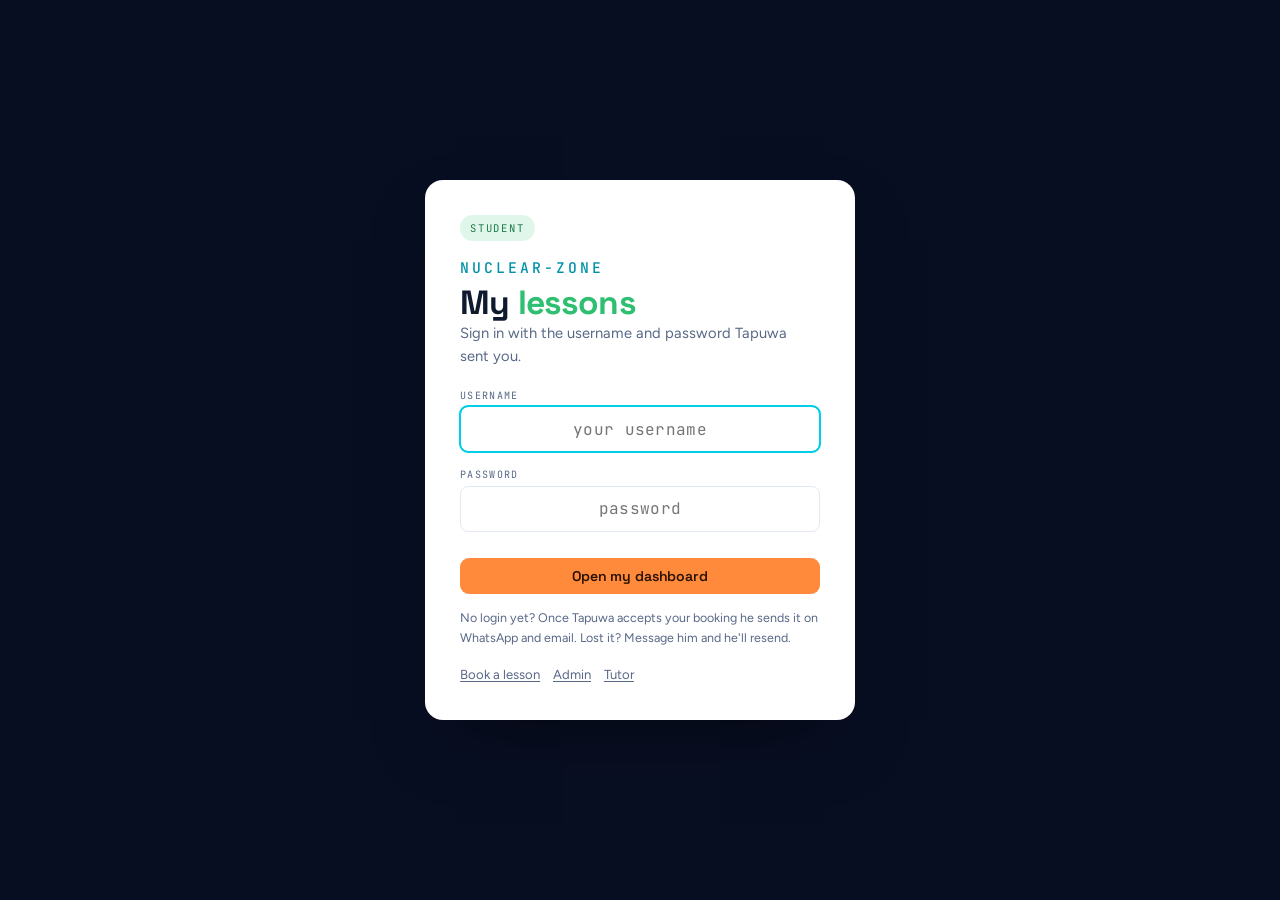
<file: student.html>
<!DOCTYPE html>
<html lang="en">
<head>
<meta charset="utf-8">
<meta name="viewport" content="width=device-width, initial-scale=1">
<title>My lessons — NUCLEAR-ZONE</title>
<meta name="robots" content="noindex, nofollow">
<meta name="theme-color" content="#080E22">
<link rel="preconnect" href="https://fonts.googleapis.com">
<link rel="preconnect" href="https://fonts.gstatic.com" crossorigin>
<link href="https://fonts.googleapis.com/css2?family=Space+Grotesk:wght@500;600;700&family=Figtree:wght@400;500;600;700&family=JetBrains+Mono:wght@400;500;700&display=swap" rel="stylesheet">
<link rel="icon" href="data:image/svg+xml,%3Csvg xmlns='http://www.w3.org/2000/svg' viewBox='0 0 32 32'%3E%3Crect width='32' height='32' rx='7' fill='%23080E22'/%3E%3Cg fill='none' stroke='%2300CFE8' stroke-width='1.6'%3E%3Cellipse cx='16' cy='16' rx='11' ry='4.6'/%3E%3Cellipse cx='16' cy='16' rx='11' ry='4.6' transform='rotate(60 16 16)'/%3E%3Cellipse cx='16' cy='16' rx='11' ry='4.6' transform='rotate(120 16 16)'/%3E%3C/g%3E%3Ccircle cx='16' cy='16' r='3.2' fill='%23FF8A3C'/%3E%3C/svg%3E">
<link rel="stylesheet" href="nz-dash.css">
<style>
  /* the one screen that is only here: what is coming next */
  .next{
    background:linear-gradient(135deg,var(--navy) 0%,var(--void) 100%);
    color:#fff;border-radius:16px;padding:clamp(1rem,3vw,1.5rem);margin-bottom:1.2rem;
    position:relative;overflow:hidden;border:1px solid rgba(255,255,255,.09);
  }
  .next::before{
    content:"";position:absolute;right:-70px;top:-70px;width:240px;height:240px;border-radius:50%;
    background:radial-gradient(circle,rgba(0,207,232,.28),transparent 68%);pointer-events:none;
  }
  .next .eyebrow{color:var(--beam)}
  .next h2{font-size:clamp(1.3rem,1rem + 1.4vw,1.9rem);margin-bottom:.3rem}
  .next .meta{font-family:var(--mono);font-size:.86rem;color:#B9C6DC;letter-spacing:.02em}
  .next .acts{display:flex;gap:.5rem;flex-wrap:wrap;margin-top:1rem}
  .next .say{display:flex;align-items:center;gap:.5rem;margin-top:.85rem;font-size:.88rem;color:#DCE6F5}
</style>
</head>
<body>

<!-- ==================================================================
     SIGN IN — the access code the tutor sends after registration
     ================================================================== -->
<div class="gate gate--student" id="gate">
  <div class="gate__card">
    <span class="gate__role">Student</span>
    <p class="eyebrow">NUCLEAR-ZONE</p>
    <h1>My <span class="gate__accent">lessons</span></h1>
    <p>Sign in with the username and password Tapuwa sent you.</p>
    <label class="lbl" for="uname">Username</label>
    <input id="uname" type="text" autocomplete="username" autocapitalize="none" autocorrect="off" spellcheck="false" placeholder="your username" style="margin-bottom:.6rem">
    <label class="lbl" for="pw">Password</label>
    <input id="pw" type="password" autocomplete="current-password" autocapitalize="none" autocorrect="off" spellcheck="false" placeholder="password">
    <p class="gate__err" id="codeErr"></p>
    <button class="btn btn--flame" id="codeGo" style="width:100%;justify-content:center">Open my dashboard</button>
    <p style="font-size:.78rem;color:var(--slate);margin:.9rem 0 0">
      No login yet? Once Tapuwa accepts your booking he sends it on WhatsApp and email. Lost it? Message him and he'll resend.
    </p>
    <div class="gate__switch"><a href="index.html">Book a lesson</a><a href="admin.html">Admin</a><a href="tutor.html">Tutor</a></div>
  </div>
</div>

<div id="app" hidden>

<header class="top">
  <div class="wrap top__in">
    <a class="brand" href="#" aria-label="NUCLEAR-ZONE">
      <svg viewBox="0 0 48 48" aria-hidden="true">
        <rect width="48" height="48" rx="12" fill="#0F1A2E"/>
        <g fill="none" stroke="#00CFE8" stroke-width="1.7">
          <ellipse cx="24" cy="24" rx="16" ry="6.6"/>
          <ellipse cx="24" cy="24" rx="16" ry="6.6" transform="rotate(60 24 24)"/>
          <ellipse cx="24" cy="24" rx="16" ry="6.6" transform="rotate(120 24 24)"/>
        </g>
        <circle cx="24" cy="24" r="4.6" fill="#FF8A3C"/>
      </svg>
      <span><b>NUCLEAR</b><span>-ZONE</span><small>My lessons</small></span>
    </a>
    <span class="top__spacer"></span>
    <span class="who"><b id="whoName">—</b> <span id="whoCode" class="code"></span></span>
    <button class="btn btn--ghost btn--sm" id="outBtn" style="color:#fff;border-color:rgba(255,255,255,.22)">Sign out</button>
  </div>
</header>

<div class="tabs" role="tablist">
  <div class="wrap">
    <button class="tab" role="tab" aria-selected="true"  data-panel="p-lessons">My lessons</button>
    <button class="tab" role="tab" aria-selected="false" data-panel="p-pay">Payments</button>
    <button class="tab" role="tab" aria-selected="false" data-panel="p-msg">Messages <span class="pip" id="msgPip" hidden>0</span></button>
    <button class="tab" role="tab" aria-selected="false" data-panel="p-me">My profile</button>
    <button class="tab" role="tab" aria-selected="false" data-panel="p-help">Contact office <span class="pip" id="helpPip" hidden>0</span></button>
  </div>
</div>

<main>
<div class="wrap">

  <!-- ============================================================ LESSONS -->
  <section class="panel on" id="p-lessons" role="tabpanel">

    <div class="next" id="next"></div>

    <div class="cards" id="cards"></div>

    <div class="head">
      <div>
        <h2>Every lesson</h2>
        <p>The dot on the left says where each lesson stands. Tap <b>Accept</b> and the lesson is confirmed with your tutor.</p>
      </div>
      <span class="head__spacer"></span>
      <button class="btn btn--ghost" id="exportCsv">Download as a spreadsheet</button>
      <button class="btn btn--ghost" id="printBtn">Print</button>
    </div>

    <div class="key">
      <span><i class="dot dot--pending"></i> Pending — please accept or decline</span>
      <span><i class="dot dot--accepted"></i> Accepted</span>
      <span><i class="dot dot--missed"></i> Missed</span>
      <span><i class="dot dot--done"></i> Taught</span>
      <span><i class="dot dot--declined"></i> Declined</span>
    </div>

    <div class="sheet">
      <table>
        <thead>
          <tr>
            <th style="min-width:126px">Status</th>
            <th style="min-width:130px">Subject</th>
            <th style="min-width:200px">Topic</th>
            <th style="min-width:130px">Date</th>
            <th>From</th>
            <th>To</th>
            <th class="num">Hrs</th>
            <th class="num">To be paid</th>
            <th class="num">Paid</th>
            <th class="num">Balance</th>
            <th style="min-width:230px">Meeting</th>
          </tr>
        </thead>
        <tbody id="rows"></tbody>
        <tfoot>
          <tr>
            <td class="lbl" colspan="6">Totals</td>
            <td class="num" id="tHrs">0</td>
            <td class="num" id="tFee">R 0.00</td>
            <td class="num" id="tPaid">R 0.00</td>
            <td class="num" id="tBal">R 0.00</td>
            <td></td>
          </tr>
        </tfoot>
      </table>
    </div>

    <div class="note note--beam" style="margin-top:.9rem">
      <b>Adding a lesson to Teams.</b> Tap <b>Add to calendar</b> on any lesson. The file that downloads opens in
      Teams or Outlook and puts the lesson in your calendar with a reminder half an hour before.
    </div>
  </section>

  <!-- =========================================================== PAYMENTS -->
  <section class="panel" id="p-pay" role="tabpanel">
    <div class="cards" id="payCards"></div>
    <div class="head">
      <div><h2>Statement</h2><p>Every lesson charged, everything paid, and what is left.</p></div>
      <span class="head__spacer"></span>
      <button class="btn btn--ghost" id="exportPay">Download statement</button>
    </div>
    <div class="sheet">
      <table style="min-width:760px">
        <thead>
          <tr>
            <th style="min-width:130px">Date</th>
            <th style="min-width:130px">Subject</th>
            <th style="min-width:200px">Topic</th>
            <th class="num">Charged</th>
            <th class="num">Paid</th>
            <th class="num">Owing on this lesson</th>
            <th class="num">Running balance</th>
          </tr>
        </thead>
        <tbody id="payRows"></tbody>
      </table>
    </div>
  </section>

  <!-- =========================================================== MESSAGES -->
  <section class="panel" id="p-msg" role="tabpanel">
    <div class="head">
      <div><h2>Messages</h2><p>Write to your tutor here. Questions about a topic, changing a time, anything.</p></div>
    </div>
    <div class="chat">
      <div class="chat__log" id="chatLog"></div>
      <div class="chat__new">
        <textarea id="chatText" placeholder="Write a message…" aria-label="Your message"></textarea>
        <button class="btn btn--flame" id="chatSend">Send</button>
      </div>
    </div>
  </section>

  <!-- ================================================== MY PROFILE -->
  <section class="panel" id="p-me" role="tabpanel">
    <div class="head"><div><h2>My profile</h2>
      <p>Your picture and name tag, and who is teaching you.</p></div></div>
    <div class="grid2">
      <div class="box"><h3>Me</h3>
        <div id="meCard" style="max-width:200px;margin:.6rem auto 0"></div>
      </div>
      <div class="box"><h3>My tutor</h3>
        <div id="tutorCard" style="max-width:200px;margin:.6rem auto 0"></div>
      </div>
    </div>
  </section>

  <!-- ================================================== CONTACT ADMIN -->
  <section class="panel" id="p-help" role="tabpanel">
    <div class="head"><div><h2>Contact the office</h2>
      <p>A private line to Tapuwa, who runs NUCLEAR-ZONE. Use it for a complaint, a payment question, or anything you would rather not put in the lesson chat. Your tutor does not see this.</p></div></div>
    <div class="helpbox">
      <div class="help__log" id="helpLog"></div>
      <div class="help__new">
        <textarea id="helpText" placeholder="Write to the office…  (Ctrl+Enter sends)"></textarea>
        <button class="btn btn--flame" id="helpSend">Send</button>
      </div>
    </div>
  </section>

</div>
</main>
</div>

<script src="nz-store.js"></script>
<script>
(function(){
  'use strict';
  var $ = function(id){ return document.getElementById(id); };
  var me = null;

  /* ============================================================= sign in */
  function open(s){
    me = s;
    localStorage.setItem('nz.stu', s.username);
    NZ.setActor('student', (s.firstName + ' ' + s.surname).trim());
    $('gate').style.display = 'none';
    $('app').hidden = false;
    $('whoName').textContent = (s.firstName + ' ' + s.surname).trim();
    $('whoCode').textContent = '@' + s.username;
    NZ.markRead(s.id, 'student');
    drawAll();
  }
  function signIn(u, pw){
    var s = NZ.studentLogin(u, pw);
    if (!s) return false;
    open(s);
    return true;
  }

  $('codeGo').addEventListener('click', tryLogin);
  $('pw').addEventListener('keydown', function(e){ if (e.key === 'Enter') tryLogin(); });
  $('uname').addEventListener('keydown', function(e){ if (e.key === 'Enter') $('pw').focus(); });
  function tryLogin(){
    var u = $('uname').value.trim(), pw = $('pw').value;
    if (!u || !pw){ $('codeErr').textContent = 'Enter your username and password.'; return; }
    if (signIn(u, pw)){ $('codeErr').textContent = ''; return; }

    switch (NZ.whyStudentLoginFailed(u, pw)){
      case 'blank-device':
        /* Nothing has ever been set up in THIS browser. Saying "wrong
           password" here would be a lie — the account is real, it just
           lives on the machine Tapuwa set it up on. */
        $('codeErr').innerHTML = 'This device has no lessons on it yet. Your dashboard opens on the ' +
          'device Tapuwa set it up on — message him and he will sort it out.';
        return;
      case 'no-such-user':
        $('codeErr').textContent = 'No account here uses that username. Check it against the message Tapuwa sent you.';
        break;
      case 'not-accepted':
        $('codeErr').textContent = 'Your booking is in, but the account is not open yet. Tapuwa will send your password shortly.';
        break;
      case 'suspended':
        $('codeErr').textContent = 'This account is paused. Please contact Tapuwa.';
        break;
      case 'no-password':
        $('codeErr').textContent = 'This account has no password set yet. Ask Tapuwa to send you one.';
        break;
      default:
        $('codeErr').textContent = 'That password does not match. Ask Tapuwa to resend it.';
    }
    $('pw').select();
  }
  $('outBtn').addEventListener('click', function(){
    localStorage.removeItem('nz.stu');
    location.href = location.pathname;
  });

  /* =============================================================== tabs */
  var tabs = document.querySelectorAll('.tab');
  tabs.forEach(function(t){
    t.addEventListener('click', function(){
      tabs.forEach(function(x){ x.setAttribute('aria-selected','false'); });
      t.setAttribute('aria-selected','true');
      document.querySelectorAll('.panel').forEach(function(p){ p.classList.remove('on'); });
      $(t.dataset.panel).classList.add('on');
      if (t.dataset.panel === 'p-msg'){ NZ.markRead(me.id,'student'); drawChat(); drawPip(); }
      if (t.dataset.panel === 'p-help') drawHelp();
      if (t.dataset.panel === 'p-me') drawMe();
    });
  });

  /* ============================================================ next up */
  function drawNext(){
    var now = new Date().toISOString().slice(0,16);
    var soon = NZ.lessons(me.id).filter(function(l){
      return (l.date + 'T' + l.end) >= now && l.status !== 'declined' && l.status !== 'missed';
    })[0];

    var box = $('next');
    if (!soon){
      box.innerHTML =
        '<p class="eyebrow">Next up</p>' +
        '<h2>Nothing booked yet</h2>' +
        '<p class="meta">When Tapuwa sets your next lesson it shows here, and you can accept it in one tap.</p>';
      return;
    }

    var st = NZ.STATUS[soon.status];
    box.innerHTML =
      '<p class="eyebrow">Next up</p>' +
      '<h2>' + esc(soon.subject) + (soon.topic ? ' — ' + esc(soon.topic) : '') + '</h2>' +
      '<p class="meta">' + NZ.prettyDate(soon.date) + ' · ' + soon.start + ' to ' + soon.end +
        ' · ' + NZ.hours(soon.start, soon.end).toFixed(1) + ' hours · ' + NZ.money(soon.fee) + '</p>' +
      '<div class="say"><i class="dot dot--' + soon.status + '"></i> ' + st.label + ' — ' + st.note + '</div>' +
      '<div class="acts">' +
        (soon.status === 'pending'
          ? '<button class="btn btn--green" data-nx="accepted" data-id="' + soon.id + '">Accept the lesson</button>' +
            '<button class="btn btn--ghost" data-nx="declined" data-id="' + soon.id + '" style="color:#fff;border-color:rgba(255,255,255,.24)">I cannot make it</button>'
          : '') +
        (soon.teamsUrl
          ? '<a class="btn btn--beam" href="' + esc(soon.teamsUrl) + '" target="_blank" rel="noopener">Join on Teams</a>'
          : '') +
        '<button class="btn btn--ghost" data-ics="' + soon.id + '" style="color:#fff;border-color:rgba(255,255,255,.24)">Add to calendar</button>' +
      '</div>';
  }

  $('next').addEventListener('click', function(e){
    var b = e.target.closest('[data-nx],[data-ics]');
    if (!b) return;
    if (b.dataset.nx){ NZ.updateLesson(b.dataset.id, { status: b.dataset.nx }); drawAll(); }
    if (b.dataset.ics){ var l = NZ.lesson(b.dataset.ics); NZ.download('lesson-' + l.date + '.ics', NZ.ics(l), 'text/calendar'); }
  });

  /* ============================================================== cards */
  function drawCards(){
    var mine = NZ.lessons(me.id), t = NZ.totals(mine);
    var pending = mine.filter(function(l){ return l.status === 'pending'; }).length;
    var taught = mine.filter(function(l){ return l.status === 'done'; }).length;

    $('cards').innerHTML = [
      card('Lessons booked', mine.length, t.hours.toFixed(1) + ' hours in total', ''),
      card('Taught so far', taught, 'lessons completed', 'card--green'),
      card('Waiting on you', pending, pending ? 'accept or decline these' : 'nothing to answer', pending ? 'card--flame' : ''),
      card('Balance owing', NZ.money(t.balance), t.balance > 0 ? 'still to be paid' : 'all settled', t.balance > 0 ? 'card--flame' : 'card--green')
    ].join('');

    $('payCards').innerHTML = [
      card('Charged in total', NZ.money(t.fee), 'across ' + mine.length + ' lessons', ''),
      card('Paid', NZ.money(t.paid), 'received by your tutor', 'card--green'),
      card('Balance owing', NZ.money(t.balance), t.balance > 0 ? 'outstanding' : 'nothing outstanding', t.balance > 0 ? 'card--flame' : 'card--green')
    ].join('');
  }
  function card(k, v, s, cls){
    return '<div class="card ' + cls + '"><div class="k">' + k + '</div>' +
           '<div class="v">' + v + '</div><div class="s">' + s + '</div></div>';
  }

  /* ============================================================ lessons */
  function drawLessons(){
    var mine = NZ.lessons(me.id), tb = $('rows');
    tb.innerHTML = '';

    if (!mine.length){
      tb.innerHTML = '<tr><td colspan="11"><div class="empty"><h3>No lessons on the register yet</h3>' +
        '<p>Your tutor adds them here once your times are agreed. You will see them the moment they are set.</p></div></td></tr>';
    }

    mine.forEach(function(l){
      var bal = NZ.balance(l);
      var st = NZ.STATUS[l.status];
      var over = NZ.isPast(l);
      var tr = document.createElement('tr');
      tr.dataset.id = l.id;

      var acts = '';
      if (l.status === 'pending' && !over){
        acts += '<button class="btn btn--sm btn--green" data-nx="accepted">Accept</button> ' +
                '<button class="btn btn--sm btn--quiet" data-nx="declined">Decline</button> ';
      }
      if (l.status === 'accepted' && !over){
        acts += '<button class="btn btn--sm btn--quiet" data-nx="pending">Undo</button> ';
      }
      if (l.teamsUrl && !over){
        acts += '<a class="btn btn--sm btn--beam" href="' + esc(l.teamsUrl) + '" target="_blank" rel="noopener">Join on Teams</a> ';
      }
      if (!over){
        acts += '<button class="btn btn--sm btn--quiet" data-ics="1">Add to calendar</button>';
      }
      if (over && !acts) acts = '<span style="color:var(--slate);font-size:.82rem">—</span>';

      tr.innerHTML =
        '<td class="pad"><span style="display:inline-flex;align-items:center;gap:.45rem">' +
          '<i class="dot dot--' + l.status + '" title="' + esc(st.note) + '"></i>' + st.label + '</span></td>' +
        '<td class="pad">' + esc(l.subject) + '</td>' +
        '<td class="pad">' + (esc(l.topic) || '<span style="color:var(--slate)">To be set</span>') + '</td>' +
        '<td class="pad mono">' + NZ.prettyDate(l.date) + '</td>' +
        '<td class="pad mono">' + l.start + '</td>' +
        '<td class="pad mono">' + l.end + '</td>' +
        '<td class="num">' + NZ.hours(l.start, l.end).toFixed(2) + '</td>' +
        '<td class="num">' + NZ.money(l.fee) + '</td>' +
        '<td class="num">' + NZ.money(l.paid) + '</td>' +
        '<td class="num ' + (bal > 0 ? 'owing' : 'settled') + '">' + NZ.money(bal) + '</td>' +
        '<td class="pad" style="white-space:nowrap">' + acts + '</td>';
      tb.appendChild(tr);
    });

    var t = NZ.totals(mine);
    $('tHrs').textContent  = t.hours.toFixed(2);
    $('tFee').textContent  = NZ.money(t.fee);
    $('tPaid').textContent = NZ.money(t.paid);
    $('tBal').textContent  = NZ.money(t.balance);
  }

  $('rows').addEventListener('click', function(e){
    var b = e.target.closest('[data-nx],[data-ics]');
    if (!b) return;
    var id = b.closest('tr').dataset.id;
    var l = NZ.lesson(id);

    if (b.dataset.nx){
      NZ.updateLesson(id, { status: b.dataset.nx });
      /* tell the tutor, so a decline never goes unnoticed */
      if (b.dataset.nx === 'declined'){
        NZ.addMessage(me.id, 'student',
          'I cannot make the ' + l.subject + ' lesson on ' + NZ.prettyDate(l.date) + ' at ' + l.start + '.');
      }
      drawAll();
    }
    if (b.dataset.ics){
      NZ.download('lesson-' + l.date + '.ics', NZ.ics(l), 'text/calendar');
    }
  });

  /* =========================================================== payments */
  function drawPay(){
    var mine = NZ.lessons(me.id), tb = $('payRows'), run = 0;
    tb.innerHTML = '';
    if (!mine.length){
      tb.innerHTML = '<tr><td colspan="7"><div class="empty"><p>Nothing charged yet.</p></div></td></tr>';
      return;
    }
    mine.forEach(function(l){
      var bal = NZ.balance(l);
      run += bal;
      var tr = document.createElement('tr');
      tr.innerHTML =
        '<td class="pad mono">' + NZ.prettyDate(l.date) + '</td>' +
        '<td class="pad">' + esc(l.subject) + '</td>' +
        '<td class="pad">' + (esc(l.topic) || '—') + '</td>' +
        '<td class="num">' + NZ.money(l.fee) + '</td>' +
        '<td class="num">' + NZ.money(l.paid) + '</td>' +
        '<td class="num ' + (bal > 0 ? 'owing' : 'settled') + '">' + NZ.money(bal) + '</td>' +
        '<td class="num ' + (run > 0 ? 'owing' : 'settled') + '">' + NZ.money(run) + '</td>';
      tb.appendChild(tr);
    });
  }

  /* =========================================================== messages */
  function drawPip(){
    var n = NZ.unread(me.id, 'student');
    $('msgPip').hidden = n === 0;
    $('msgPip').textContent = n;
  }

  function drawChat(){
    var log = $('chatLog');
    log.innerHTML = '';
    var ms = NZ.messages(me.id);
    if (!ms.length){
      log.innerHTML = '<div class="empty"><h3>No messages yet</h3>' +
        '<p>Write below and Tapuwa sees it on his register.</p></div>';
      return;
    }
    ms.forEach(function(m){
      var d = document.createElement('div');
      d.className = 'bub ' + (m.from === 'student' ? 'bub--me' : 'bub--them');
      d.innerHTML = esc(m.text).replace(/\n/g,'<br>') +
                    '<time>' + (m.from === 'student' ? 'You' : 'Tapuwa') + ' · ' + when(m.at) + '</time>';
      log.appendChild(d);
    });
    log.scrollTop = log.scrollHeight;
  }

  $('chatSend').addEventListener('click', sendChat);
  $('chatText').addEventListener('keydown', function(e){
    if (e.key === 'Enter' && (e.ctrlKey || e.metaKey)) sendChat();
  });
  function sendChat(){
    var t = $('chatText').value;
    if (!t.trim()) return;
    NZ.addMessage(me.id, 'student', t);
    $('chatText').value = '';
    drawChat();
  }

  /* ============================================================ exports */
  $('exportCsv').addEventListener('click', function(){
    var rows = [['Status','Subject','Topic','Date','From','To','Hours','To be paid (R)','Paid (R)','Balance (R)']];
    NZ.lessons(me.id).forEach(function(l){
      rows.push([NZ.STATUS[l.status].label, l.subject, l.topic, l.date, l.start, l.end,
                 NZ.hours(l.start,l.end).toFixed(2), Number(l.fee||0).toFixed(2),
                 Number(l.paid||0).toFixed(2), NZ.balance(l).toFixed(2)]);
    });
    var t = NZ.totals(NZ.lessons(me.id));
    rows.push([]);
    rows.push(['TOTALS','','','','','', t.hours.toFixed(2), t.fee.toFixed(2), t.paid.toFixed(2), t.balance.toFixed(2)]);
    NZ.download('my-lessons-' + NZ.today() + '.csv', NZ.csv(rows), 'text/csv');
  });

  $('exportPay').addEventListener('click', function(){
    var rows = [['Date','Subject','Topic','Charged (R)','Paid (R)','Owing (R)']], run = 0;
    NZ.lessons(me.id).forEach(function(l){
      run += NZ.balance(l);
      rows.push([l.date, l.subject, l.topic, Number(l.fee||0).toFixed(2),
                 Number(l.paid||0).toFixed(2), NZ.balance(l).toFixed(2)]);
    });
    rows.push([]);
    rows.push(['Balance owing','','','','', run.toFixed(2)]);
    NZ.download('my-statement-' + NZ.today() + '.csv', NZ.csv(rows), 'text/csv');
  });

  $('printBtn').addEventListener('click', function(){ window.print(); });

  /* =============================================================== glue */
  function esc(s){
    return String(s == null ? '' : s)
      .replace(/&/g,'&amp;').replace(/</g,'&lt;').replace(/>/g,'&gt;').replace(/"/g,'&quot;');
  }
  function when(iso){
    var d = new Date(iso);
    return NZ.prettyDate(d.toISOString().slice(0,10)) + ' · ' +
           String(d.getHours()).padStart(2,'0') + ':' + String(d.getMinutes()).padStart(2,'0');
  }

  /* ============================================ name tags and pictures */
  function personCard(kind, o){
    var nm  = kind === 'tutor' ? o.name : (o.firstName + ' ' + o.surname).trim();
    var sub = kind === 'tutor' ? 'My tutor' : (o.level || 'Student');
    var pic = o.photo
      ? '<img class="person__pic" src="' + o.photo + '" alt="">'
      : '<span class="person__pic person__pic--empty">' + esc(NZ.initials(nm)) + '</span>';
    /* a student may change their own picture; the tutor's is not theirs to touch */
    var acts = kind === 'student'
      ? '<div class="person__acts">' +
          '<label class="btn btn--sm btn--quiet pickpic">' + (o.photo ? 'Change' : 'Add photo') +
            '<input type="file" accept="image/*" data-pic="student:' + o.id + '"></label>' +
          (o.photo ? '<button class="btn btn--sm btn--quiet" data-clearpic="student:' + o.id + '">Remove</button>' : '') +
        '</div>'
      : '';
    return '<div class="person person--' + kind + '">' + pic +
      '<div class="person__tag">' +
        '<div class="person__name">' + esc(nm) + '</div>' +
        '<div class="person__sub">' + esc(sub) + '</div>' +
        (kind === 'tutor' ? '<div class="person__degree">' + esc(o.degree || '') + '</div>' : '') +
      '</div>' + acts + '</div>';
  }
  function drawMe(){
    var s = NZ.student(me.id) || me;
    $('meCard').innerHTML = personCard('student', s);
    var t = NZ.tutor(s.tutorId);
    $('tutorCard').innerHTML = t ? personCard('tutor', t)
      : '<p style="color:var(--slate);font-size:.9rem">No tutor assigned yet.</p>';
  }
  document.addEventListener('change', function(e){
    var inp = e.target.closest('[data-pic]');
    if (!inp) return;
    var parts = inp.dataset.pic.split(':'), f = inp.files[0];
    if (!f) return;
    NZ.shrinkPhoto(f, function(dataUrl){ NZ.setPhoto(parts[0], parts[1], dataUrl); drawMe(); },
                      function(msg){ alert(msg); });
  });
  document.addEventListener('click', function(e){
    var b = e.target.closest('[data-clearpic]');
    if (!b) return;
    var parts = b.dataset.clearpic.split(':');
    NZ.setPhoto(parts[0], parts[1], ''); drawMe();
  });

  /* ================================================ the private office line */
  function drawHelp(){
    var msgs = NZ.complaints('student', me.id);
    /* only counts as read once this tab is actually on screen */
    if ($('p-help').classList.contains('on')) NZ.markComplaintsRead('student', 'student', me.id);
    $('helpLog').innerHTML = msgs.length ? msgs.map(function(c){
      return '<div class="help__msg help__msg--' + (c.from === 'student' ? 'mine' : 'them') + '">' +
        esc(c.text) + '<small>' + (c.from === 'student' ? 'You' : 'The office') + ' · ' + when(c.at) + '</small></div>';
    }).join('') : '<p style="color:var(--slate);font-size:.9rem">Nothing here yet. Anything you write goes straight to the office.</p>';
    $('helpLog').scrollTop = $('helpLog').scrollHeight;
    var un = NZ.unreadComplaints('student', 'student', me.id);
    $('helpPip').hidden = un === 0; $('helpPip').textContent = un;
  }
  function sendHelp(){
    var t = $('helpText').value;
    if (!t.trim()) return;
    NZ.addComplaint('student', me.id, 'student', t);
    $('helpText').value = '';
    drawHelp();
  }
  $('helpSend').addEventListener('click', sendHelp);
  $('helpText').addEventListener('keydown', function(e){
    if ((e.ctrlKey || e.metaKey) && e.key === 'Enter') sendHelp();
  });

  function drawAll(){ drawNext(); drawCards(); drawLessons(); drawPay(); drawChat(); drawPip(); drawMe(); drawHelp(); }

  /* if the tutor edits a row while this page is open, it updates itself */
  NZ.onChange(function(){
    if (!me || $('app').hidden) return;
    me = NZ.student(me.id) || me;
    drawAll();
  });

  /* last thing, so everything above exists before the first draw. A student
     who signed in before is remembered by username so they don't retype it —
     but only if their account is still active. */
  var remembered = localStorage.getItem('nz.stu');
  var s = remembered ? NZ.studentByUsername(remembered) : null;
  if (s && s.status === 'active' && s.active){
    open(s);
  } else {
    localStorage.removeItem('nz.stu');
    $('uname').focus();
  }
})();
</script>
</body>
</html>
</file>
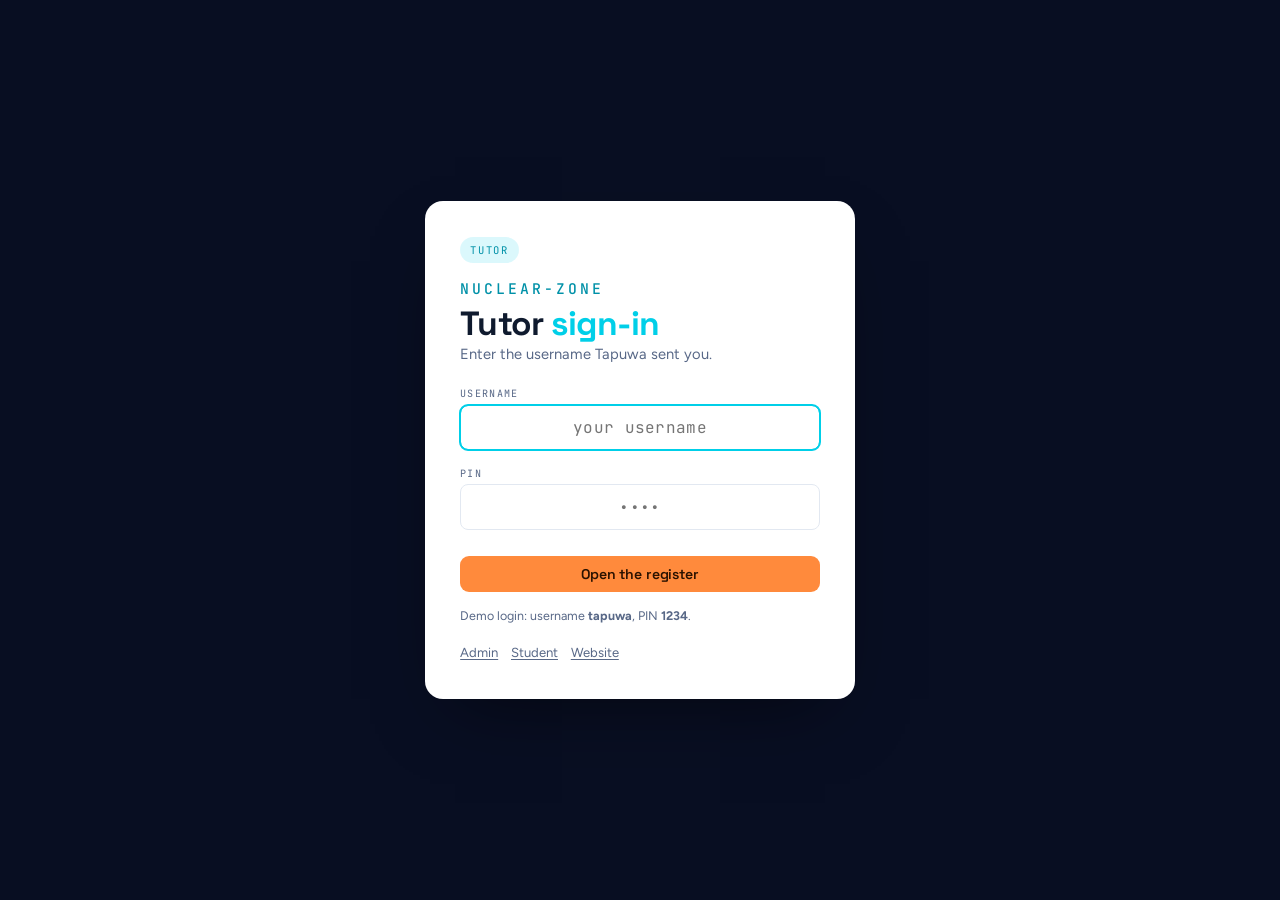
<file: tutor.html>
<!DOCTYPE html>
<html lang="en">
<head>
<meta charset="utf-8">
<meta name="viewport" content="width=device-width, initial-scale=1">
<title>Tutor dashboard — NUCLEAR-ZONE</title>
<meta name="robots" content="noindex, nofollow">
<meta name="theme-color" content="#080E22">
<link rel="preconnect" href="https://fonts.googleapis.com">
<link rel="preconnect" href="https://fonts.gstatic.com" crossorigin>
<link href="https://fonts.googleapis.com/css2?family=Space+Grotesk:wght@500;600;700&family=Figtree:wght@400;500;600;700&family=JetBrains+Mono:wght@400;500;700&display=swap" rel="stylesheet">
<link rel="icon" href="data:image/svg+xml,%3Csvg xmlns='http://www.w3.org/2000/svg' viewBox='0 0 32 32'%3E%3Crect width='32' height='32' rx='7' fill='%23080E22'/%3E%3Cg fill='none' stroke='%2300CFE8' stroke-width='1.6'%3E%3Cellipse cx='16' cy='16' rx='11' ry='4.6'/%3E%3Cellipse cx='16' cy='16' rx='11' ry='4.6' transform='rotate(60 16 16)'/%3E%3Cellipse cx='16' cy='16' rx='11' ry='4.6' transform='rotate(120 16 16)'/%3E%3C/g%3E%3Ccircle cx='16' cy='16' r='3.2' fill='%23FF8A3C'/%3E%3C/svg%3E">
<link rel="stylesheet" href="nz-dash.css">
</head>
<body>

<!-- ==================================================================
     THE PIN CURTAIN
     Honest about what it is: it keeps a shoulder-surfer out of the
     register on a shared laptop. It is not a password, because a page
     with no server cannot really check one.
     ================================================================== -->
<div class="gate gate--tutor" id="gate">
  <div class="gate__card">
    <span class="gate__role">Tutor</span>
    <p class="eyebrow">NUCLEAR-ZONE</p>
    <h1>Tutor <span class="gate__accent">sign-in</span></h1>
    <p id="gateLead">Enter the username Tapuwa sent you.</p>
    <label class="lbl" for="uname">Username</label>
    <input id="uname" type="text" autocomplete="username" autocapitalize="none" autocorrect="off" spellcheck="false" placeholder="your username" style="margin-bottom:.6rem">
    <div id="pinWrap">
      <label class="lbl" for="pin" id="pinLabel">PIN</label>
      <input id="pin" type="password" inputmode="numeric" autocomplete="current-password" autocapitalize="none" autocorrect="off" spellcheck="false" maxlength="8" placeholder="••••">
    </div>
    <p class="gate__err" id="pinErr"></p>
    <button class="btn btn--flame" id="pinGo" style="width:100%;justify-content:center">Open the register</button>
    <p style="font-size:.78rem;color:var(--slate);margin:.9rem 0 0" id="gateHint">
      Demo login: username <b>tapuwa</b>, PIN <b>1234</b>.
    </p>
    <div class="gate__switch"><a href="admin.html">Admin</a><a href="student.html">Student</a><a href="index.html">Website</a></div>
  </div>
</div>

<div id="app" hidden>

<header class="top">
  <div class="wrap top__in">
    <a class="brand" href="#" aria-label="NUCLEAR-ZONE">
      <svg viewBox="0 0 48 48" aria-hidden="true">
        <rect width="48" height="48" rx="12" fill="#0F1A2E"/>
        <g fill="none" stroke="#00CFE8" stroke-width="1.7">
          <ellipse cx="24" cy="24" rx="16" ry="6.6"/>
          <ellipse cx="24" cy="24" rx="16" ry="6.6" transform="rotate(60 24 24)"/>
          <ellipse cx="24" cy="24" rx="16" ry="6.6" transform="rotate(120 24 24)"/>
        </g>
        <circle cx="24" cy="24" r="4.6" fill="#FF8A3C"/>
      </svg>
      <span><b>NUCLEAR</b><span>-ZONE</span><small>Lesson register</small></span>
    </a>
    <span class="top__spacer"></span>
    <span class="who">Tutor — <b id="whoName">—</b></span>
    <button class="btn btn--ghost btn--sm" id="lockBtn" style="color:#fff;border-color:rgba(255,255,255,.22)">Lock</button>
  </div>
</header>

<div class="tabs" role="tablist">
  <div class="wrap">
    <button class="tab" role="tab" aria-selected="true"  data-panel="p-lessons">Lessons</button>
    <button class="tab" role="tab" aria-selected="false" data-panel="p-students">Students</button>
    <button class="tab" role="tab" aria-selected="false" data-panel="p-messages">Messages <span class="pip" id="msgPip" hidden>0</span></button>
    <button class="tab" role="tab" aria-selected="false" data-panel="p-help">Contact admin <span class="pip" id="helpPip" hidden>0</span></button>
    <button class="tab" role="tab" aria-selected="false" data-panel="p-setup">Setup</button>
  </div>
</div>

<main>
<div class="wrap">

  <!-- ============================================================ LESSONS -->
  <section class="panel on" id="p-lessons" role="tabpanel">

    <div class="cards" id="cards"></div>

    <div class="head">
      <div>
        <h2>Lesson register</h2>
        <p>Type straight into any cell. Every change saves as you make it, and the student sees it on their own dashboard.</p>
      </div>
      <span class="head__spacer"></span>
      <button class="btn btn--flame" id="addLesson">＋ New lesson</button>
      <button class="btn btn--ghost" id="exportCsv">Export to Excel</button>
      <button class="btn btn--ghost" id="printBtn">Print</button>
    </div>

    <div class="key">
      <span><i class="dot dot--pending"></i> Pending — waiting for the student to accept</span>
      <span><i class="dot dot--accepted"></i> Accepted</span>
      <span><i class="dot dot--missed"></i> Missed</span>
      <span><i class="dot dot--done"></i> Taught</span>
      <span><i class="dot dot--declined"></i> Declined</span>
    </div>

    <div class="bar">
      <div class="fld"><label for="fStudent">Student</label>
        <select id="fStudent"><option value="">Everyone</option></select></div>
      <div class="fld"><label for="fStatus">Status</label>
        <select id="fStatus"><option value="">Any</option></select></div>
      <div class="fld"><label for="fMonth">Month</label>
        <input type="month" id="fMonth"></div>
      <div class="fld"><label for="fPay">Payment</label>
        <select id="fPay">
          <option value="">Any</option>
          <option value="owing">Still owing</option>
          <option value="settled">Settled</option>
        </select></div>
      <div class="fld"><label for="fSearch">Find</label>
        <input type="search" id="fSearch" class="search" placeholder="Subject or topic"></div>
      <div class="fld"><label>&nbsp;</label>
        <button class="btn btn--quiet" id="clearFilters">Clear</button></div>
    </div>

    <div class="sheet">
      <table id="sheet">
        <thead>
          <tr>
            <th style="min-width:140px">Status</th>
            <th style="min-width:150px">Student</th>
            <th>Level</th>
            <th style="min-width:130px">Subject</th>
            <th style="min-width:190px">Topic taught</th>
            <th style="min-width:130px">Date</th>
            <th>From</th>
            <th>To</th>
            <th class="num">Hrs</th>
            <th class="num">To be paid</th>
            <th class="num">Paid</th>
            <th class="num">Balance</th>
            <th style="min-width:150px">Teams link</th>
            <th></th>
          </tr>
        </thead>
        <tbody id="rows"></tbody>
        <tfoot>
          <tr>
            <td class="lbl" colspan="8" id="fCount">—</td>
            <td class="num" id="tHrs">0</td>
            <td class="num" id="tFee">R 0.00</td>
            <td class="num" id="tPaid">R 0.00</td>
            <td class="num" id="tBal">R 0.00</td>
            <td colspan="2"></td>
          </tr>
        </tfoot>
      </table>
    </div>

    <p style="font-size:.82rem;color:var(--slate);margin-top:.7rem">
      Paste a Teams join link into the Teams column and the student gets a <b>Join on Teams</b> button on their
      dashboard, plus a calendar file that drops the lesson into their Teams and Outlook calendar.
    </p>
  </section>

  <!-- =========================================================== STUDENTS -->
  <section class="panel" id="p-students" role="tabpanel">
    <div class="head">
      <div>
        <h2>My students</h2>
        <p>The students Tapuwa has assigned to you. Ask him to register or remove anyone — he handles all accounts.</p>
      </div>
      <span class="head__spacer"></span>
      <button class="btn btn--ghost" id="exportStudents">Export to Excel</button>
    </div>

    <div class="sheet">
      <table>
        <thead>
          <tr>
            <th style="min-width:56px">Photo</th>
            <th style="min-width:150px">First name</th>
            <th style="min-width:150px">Surname</th>
            <th style="min-width:120px">Booking as</th>
            <th style="min-width:120px">Level</th>
            <th style="min-width:190px">Subjects</th>
            <th style="min-width:140px">WhatsApp</th>
            <th style="min-width:180px">Email</th>
            <th style="min-width:160px">School</th>
            <th class="num">Rate /hr</th>
            <th class="num">Lessons</th>
            <th class="num">Owing</th>
            <th style="min-width:130px">Login / status</th>
            <th style="min-width:200px">Actions</th>
          </tr>
        </thead>
        <tbody id="stuRows"></tbody>
      </table>
    </div>
  </section>

  <!-- =========================================================== MESSAGES -->
  <section class="panel" id="p-messages" role="tabpanel">
    <div class="head">
      <div>
        <h2>Messages</h2>
        <p>What students and parents write on their dashboard arrives here. Anything you send back appears on theirs.</p>
      </div>
    </div>
    <div class="threads">
      <div class="thread-list" id="threadList"></div>
      <div class="chat">
        <div class="chat__log" id="chatLog"></div>
        <div class="chat__new">
          <textarea id="chatText" placeholder="Write a reply…" aria-label="Your reply"></textarea>
          <button class="btn btn--flame" id="chatSend">Send</button>
        </div>
      </div>
    </div>
  </section>

  <!-- ====================================================== CONTACT ADMIN -->
  <section class="panel" id="p-help" role="tabpanel">
    <div class="head"><div><h2>Contact Tapuwa</h2>
      <p>A private line to whoever runs NUCLEAR-ZONE — pay queries, a difficult student, a clash you cannot fix, or anything that is going wrong. Your students never see any of this.</p></div></div>
    <div class="helpbox">
      <div class="help__log" id="helpLog"></div>
      <div class="help__new">
        <textarea id="helpText" placeholder="Write to the admin…  (Ctrl+Enter sends)"></textarea>
        <button class="btn btn--flame" id="helpSend">Send</button>
      </div>
    </div>
  </section>

  <!-- ============================================================== SETUP -->
  <section class="panel" id="p-setup" role="tabpanel">
    <div class="head"><div><h2>Setup</h2><p>Housekeeping, and the honest note about where this data lives.</p></div></div>

    <div class="grid2">
      <div class="box">
        <h3>Your name tag</h3>
        <p style="color:var(--slate);font-size:.88rem">Your picture and your highest degree, as students see it.</p>
        <div id="meCard" style="max-width:200px;margin:.6rem auto 0"></div>
      </div>

      <div class="box">
        <h3>Your PIN</h3>
        <p style="color:var(--slate);font-size:.88rem">Four digits or more. It is kept in this browser only.</p>
        <div class="bar">
          <div class="fld"><label for="newPin">New PIN</label><input id="newPin" type="text" inputmode="numeric" maxlength="8" style="width:130px"></div>
          <div class="fld"><label>&nbsp;</label><button class="btn btn--ghost" id="savePin">Save PIN</button></div>
        </div>
        <p id="pinMsg" style="font-size:.85rem;color:var(--accepted);min-height:1.2rem"></p>
      </div>

      <div class="box">
        <h3>Backup</h3>
        <p style="color:var(--slate);font-size:.88rem">Download everything as one file, or load a file back in. Do this before you clear your browser data.</p>
        <div class="bar">
          <button class="btn btn--ghost" id="backupBtn">Download a backup</button>
          <label class="btn btn--ghost" for="restoreFile" style="cursor:pointer">Load a backup</label>
          <input type="file" id="restoreFile" accept="application/json" hidden>
        </div>
      </div>

      <div class="box">
        <h3>Demo rows</h3>
        <p style="color:var(--slate);font-size:.88rem">Three example students came with the dashboard so it was never an empty grid. Clear them when your real students are in.</p>
        <button class="btn btn--ghost" id="clearAll">Clear everything and start empty</button>
      </div>

      <div class="box">
        <h3>Where this data lives</h3>
        <div class="note">
          <b>Read this before you rely on it.</b> Right now the register is saved inside this browser on this
          device. It survives closing the tab and restarting the laptop, but it does not travel: your phone,
          and a student's phone, each hold their own separate copy. To have one shared register that everyone
          sees, follow the Supabase steps in <b>README-dashboards.md</b> — it is a free account and about
          twenty minutes of work, and no screen in these dashboards has to change.
        </div>
      </div>

      <div class="box">
        <h3>Microsoft Teams</h3>
        <div class="note note--beam">
          <b>What works now.</b> Paste a Teams join link into a lesson row and the student gets a Join button
          and a calendar file that puts the lesson in their Teams and Outlook calendar with a reminder.
          Accept, Decline and Pending are recorded here in the register when the student taps them.
          <br><br>
          <b>What needs a server.</b> Having Teams itself create the meeting, and reading a student's real
          Teams RSVP back automatically, goes through the Microsoft Graph API. That needs a secret key that
          cannot be put in a web page. README-dashboards.md sets out that route.
        </div>
      </div>
    </div>
  </section>

</div>
</main>
</div>

<script src="nz-store.js"></script>
<script>
(function(){
  'use strict';
  var $ = function(id){ return document.getElementById(id); };
  var me = null;                 /* the signed-in tutor */

  /* ============================================= username + PIN sign-in */
  function unlock(){
    $('gate').style.display = 'none';
    $('app').hidden = false;
    $('whoName').textContent = me.name;
    NZ.setActor('tutor', me.name);
    sessionStorage.setItem('nz.tutor', me.id);
    drawAll();
  }
  $('pinGo').addEventListener('click', tryPin);
  $('pin').addEventListener('keydown', function(e){ if (e.key === 'Enter') tryPin(); });
  $('uname').addEventListener('input', reflectSetPin);

  /* if the typed username is a tutor with no PIN yet, this login sets it */
  function reflectSetPin(){
    var setMode = NZ.tutorNeedsPin($('uname').value);
    $('pinLabel').textContent = setMode ? 'Choose a PIN' : 'PIN';
    $('gateLead').textContent = setMode
      ? 'First time in — choose a PIN you will remember.'
      : 'Enter the username Tapuwa sent you.';
  }

  function tryPin(){
    var u = $('uname').value.trim(), pin = $('pin').value;
    if (!u){ $('pinErr').textContent = 'Enter your username.'; return; }
    if (pin.length < 4){ $('pinErr').textContent = 'A PIN is at least four digits.'; return; }

    if (NZ.tutorNeedsPin(u)){
      if (NZ.tutorSetPin(u, pin)){ me = NZ.tutorByUsername(u); $('pinErr').textContent = ''; unlock(); return; }
    }
    if (NZ.tutorLogin(u, pin)){ me = NZ.tutorByUsername(u); $('pinErr').textContent = ''; unlock(); return; }

    switch (NZ.whyTutorLoginFailed(u, pin)){
      case 'blank-device':
        /* Nothing has ever been set up in THIS browser — the account
           exists, just not here. Do not call a correct PIN wrong. */
        $('pinErr').innerHTML = 'This device has no register on it yet. Your dashboard opens on the ' +
          'device the admin set it up on — ask him to sort it out.';
        return;
      case 'no-such-user':
        $('pinErr').textContent = 'No tutor here uses that username. Check it against the message you were sent.';
        break;
      case 'suspended':
        $('pinErr').textContent = 'This account is suspended. Ask the admin to reactivate it.';
        break;
      case 'needs-pin':
        $('pinErr').textContent = 'Choose a PIN to finish setting up — type it again and press enter.';
        break;
      default:
        $('pinErr').textContent = 'That PIN does not match. Ask the admin to reset it for you.';
    }
    $('pin').select();
  }

  $('lockBtn').addEventListener('click', function(){
    sessionStorage.removeItem('nz.tutor');
    location.reload();
  });
  /* =============================================================== tabs */
  var tabs = document.querySelectorAll('.tab');
  tabs.forEach(function(t){
    t.addEventListener('click', function(){
      tabs.forEach(function(x){ x.setAttribute('aria-selected','false'); });
      t.setAttribute('aria-selected','true');
      document.querySelectorAll('.panel').forEach(function(p){ p.classList.remove('on'); });
      $(t.dataset.panel).classList.add('on');
      if (t.dataset.panel === 'p-messages') drawThreads();
      if (t.dataset.panel === 'p-help') drawHelp();
      if (t.dataset.panel === 'p-setup') drawMeCard();
    });
  });

  /* ============================================================ filters */
  var F = { student:'', status:'', month:'', pay:'', q:'' };
  function bindFilter(id, key, redraw){
    $(id).addEventListener('input', function(){ F[key] = $(id).value; drawLessons(); });
  }
  bindFilter('fStudent','student'); bindFilter('fStatus','status');
  bindFilter('fMonth','month'); bindFilter('fPay','pay'); bindFilter('fSearch','q');
  $('clearFilters').addEventListener('click', function(){
    F = { student:'', status:'', month:'', pay:'', q:'' };
    ['fStudent','fStatus','fMonth','fPay','fSearch'].forEach(function(i){ $(i).value = ''; });
    drawLessons();
  });

  function fillFilterMenus(){
    var sel = $('fStudent'), keep = sel.value;
    sel.innerHTML = '<option value="">Everyone</option>';
    NZ.studentsByTutor(me.id).forEach(function(s){
      var o = document.createElement('option');
      o.value = s.id; o.textContent = (s.firstName + ' ' + s.surname).trim();
      sel.appendChild(o);
    });
    sel.value = keep;

    var st = $('fStatus');
    if (st.options.length <= 1){
      NZ.STATUS_ORDER.forEach(function(k){
        var o = document.createElement('option');
        o.value = k; o.textContent = NZ.STATUS[k].label;
        st.appendChild(o);
      });
    }
  }

  function visible(){
    return NZ.lessonsByTutor(me.id).filter(function(l){
      if (F.student && l.studentId !== F.student) return false;
      if (F.status && l.status !== F.status) return false;
      if (F.month && l.date.slice(0,7) !== F.month) return false;
      if (F.pay === 'owing' && NZ.balance(l) <= 0) return false;
      if (F.pay === 'settled' && NZ.balance(l) > 0) return false;
      if (F.q){
        var hay = (l.subject + ' ' + l.topic + ' ' + NZ.studentName(l.studentId)).toLowerCase();
        if (hay.indexOf(F.q.toLowerCase()) === -1) return false;
      }
      return true;
    });
  }

  /* ============================================================== cards */
  function drawCards(){
    var all = NZ.lessonsByTutor(me.id), t = NZ.totals(all);
    var pending = all.filter(function(l){ return l.status === 'pending'; }).length;
    var missed  = all.filter(function(l){ return l.status === 'missed'; }).length;
    var mth = new Date().toISOString().slice(0,7);
    var thisMonth = all.filter(function(l){ return l.date.slice(0,7) === mth; });
    var unread = NZ.studentsByTutor(me.id).reduce(function(n,s){ return n + NZ.unread(s.id,'tutor'); }, 0);

    $('msgPip').hidden = unread === 0;
    $('msgPip').textContent = unread;

    $('cards').innerHTML = [
      card('My students', NZ.studentsByTutor(me.id).length, 'on my register', ''),
      card('Lessons this month', thisMonth.length, NZ.totals(thisMonth).hours.toFixed(1) + ' hours', ''),
      card('Awaiting an answer', pending, 'pending lessons', pending ? 'card--flame' : ''),
      card('Missed', missed, 'to follow up', missed ? 'card--red' : ''),
      card('Received', NZ.money(t.paid), 'all time', 'card--green'),
      card('Outstanding', NZ.money(t.balance), 'still to come in', t.balance > 0 ? 'card--flame' : 'card--green')
    ].join('');
  }
  function card(k, v, s, cls){
    return '<div class="card ' + cls + '"><div class="k">' + k + '</div>' +
           '<div class="v">' + v + '</div><div class="s">' + s + '</div></div>';
  }

  /* ============================================================ lessons */
  function drawLessons(){
    var list = visible(), tb = $('rows');
    tb.innerHTML = '';

    if (!list.length){
      tb.innerHTML = '<tr><td colspan="14"><div class="empty"><h3>No lessons here yet</h3>' +
        '<p>Tap <b>＋ New lesson</b> to write the first row, or clear the filters above.</p></div></td></tr>';
    }

    var students = NZ.studentsByTutor(me.id);
    list.forEach(function(l){
      var s = NZ.student(l.studentId);
      var bal = NZ.balance(l);
      var tr = document.createElement('tr');
      tr.dataset.id = l.id;

      var stuOpts = students.map(function(x){
        return '<option value="' + x.id + '"' + (x.id === l.studentId ? ' selected' : '') + '>' +
               esc((x.firstName + ' ' + x.surname).trim()) + '</option>';
      }).join('');

      var statOpts = NZ.STATUS_ORDER.map(function(k){
        return '<option value="' + k + '"' + (k === l.status ? ' selected' : '') + '>' + NZ.STATUS[k].label + '</option>';
      }).join('');

      tr.innerHTML =
        '<td><div class="statuscell"><i class="dot dot--' + l.status + '"></i>' +
          '<select class="cell" data-f="status" title="' + esc(NZ.STATUS[l.status].note) + '">' + statOpts + '</select></div></td>' +
        '<td><select class="cell" data-f="studentId">' + stuOpts + '</select></td>' +
        '<td class="pad"><span class="tag">' + esc(s ? s.level : '—') + '</span></td>' +
        '<td><input class="cell" data-f="subject" value="' + esc(l.subject) + '"></td>' +
        '<td><input class="cell" data-f="topic" value="' + esc(l.topic) + '" placeholder="What you covered"></td>' +
        '<td><input class="cell" type="date" data-f="date" value="' + l.date + '"></td>' +
        '<td><input class="cell" type="time" data-f="start" value="' + l.start + '"></td>' +
        '<td><input class="cell" type="time" data-f="end" value="' + l.end + '"></td>' +
        '<td class="num">' + NZ.hours(l.start, l.end).toFixed(2) + '</td>' +
        '<td><input class="cell num" type="number" step="0.01" min="0" data-f="fee" value="' + Number(l.fee||0) + '"></td>' +
        '<td><input class="cell num" type="number" step="0.01" min="0" data-f="paid" value="' + Number(l.paid||0) + '"></td>' +
        '<td class="num ' + (bal > 0 ? 'owing' : 'settled') + '">' + NZ.money(bal) + '</td>' +
        '<td><input class="cell" data-f="teamsUrl" value="' + esc(l.teamsUrl) + '" placeholder="Paste join link"></td>' +
        '<td class="pad" style="white-space:nowrap">' +
          '<button class="btn btn--sm btn--quiet" data-act="ics" title="Calendar file for Teams and Outlook">.ics</button> ' +
          '<button class="rowdel" data-act="del" title="Delete this row" aria-label="Delete this row">✕</button>' +
        '</td>';
      tb.appendChild(tr);
    });

    var t = NZ.totals(list);
    $('fCount').textContent = list.length + ' lesson' + (list.length === 1 ? '' : 's') + ' shown · totals';
    $('tHrs').textContent  = t.hours.toFixed(2);
    $('tFee').textContent  = NZ.money(t.fee);
    $('tPaid').textContent = NZ.money(t.paid);
    $('tBal').textContent  = NZ.money(t.balance);
    drawCards();
  }

  /* one listener for the whole sheet */
  $('rows').addEventListener('change', function(e){
    var el = e.target, f = el.dataset.f;
    if (!f) return;
    var id = el.closest('tr').dataset.id;
    var v = (f === 'fee' || f === 'paid') ? Number(el.value || 0) : el.value;
    var patch = {}; patch[f] = v;
    NZ.updateLesson(id, patch);
    drawLessons();
  });

  $('rows').addEventListener('click', function(e){
    var b = e.target.closest('[data-act]');
    if (!b) return;
    var id = b.closest('tr').dataset.id;
    var l = NZ.lesson(id);
    if (b.dataset.act === 'del'){
      if (confirm('Delete this lesson row? This cannot be undone.')){ NZ.removeLesson(id); drawLessons(); }
    }
    if (b.dataset.act === 'ics'){
      NZ.download('lesson-' + l.date + '.ics', NZ.ics(l), 'text/calendar');
    }
  });

  $('addLesson').addEventListener('click', function(){
    var students = NZ.studentsByTutor(me.id);
    if (!students.length){ alert('Add a student first — the Students tab.'); return; }
    NZ.addLesson({
      studentId: F.student || students[0].id,
      date: NZ.today(), start: '15:00', end: '16:00', status: 'pending'
    });
    drawLessons();
    var first = $('rows').querySelector('tr');
    if (first){ first.scrollIntoView({block:'center'}); var i = first.querySelector('[data-f="subject"]'); if (i) i.focus(); }
  });

  /* =========================================================== students */
  function drawStudents(){
    var tb = $('stuRows');
    tb.innerHTML = '';
    var list = NZ.studentsByTutor(me.id);

    if (!list.length){
      tb.innerHTML = '<tr><td colspan="14"><div class="empty"><h3>Nobody registered yet</h3>' +
        '<p>Bookings from the website appear here on their own. Or add someone by hand.</p></div></td></tr>';
      return;
    }

    list.forEach(function(s){
      var mine = NZ.lessons(s.id);
      var owing = NZ.totals(mine).balance;
      var tr = document.createElement('tr');
      tr.dataset.id = s.id;
      var stat = '<span class="badge badge--' + s.status + '"><i></i>' + s.status.charAt(0).toUpperCase() + s.status.slice(1) + '</span>';
      var nm = (s.firstName + ' ' + s.surname).trim();
      tr.innerHTML =
        '<td class="pad">' + face(s.photo, nm) + '</td>' +
        '<td><input class="cell" data-f="firstName" value="' + esc(s.firstName) + '"></td>' +
        '<td><input class="cell" data-f="surname" value="' + esc(s.surname) + '"></td>' +
        '<td><input class="cell" data-f="role" value="' + esc(s.role) + '"></td>' +
        '<td><input class="cell" data-f="level" value="' + esc(s.level) + '"></td>' +
        '<td><input class="cell" data-f="subjects" value="' + esc((s.subjects||[]).join(', ')) + '"></td>' +
        '<td><input class="cell" data-f="phone" value="' + esc(s.phone) + '"></td>' +
        '<td><input class="cell" data-f="email" value="' + esc(s.email) + '"></td>' +
        '<td><input class="cell" data-f="school" value="' + esc(s.school) + '"></td>' +
        '<td><input class="cell num" type="number" step="10" min="0" data-f="rate" value="' + Number(s.rate||0) + '"></td>' +
        '<td class="num">' + mine.length + '</td>' +
        '<td class="num ' + (owing > 0 ? 'owing' : 'settled') + '">' + NZ.money(owing) + '</td>' +
        '<td class="pad"><span class="code">' + esc(s.username || '—') + '</span><br>' + stat + '</td>' +
        '<td class="pad" style="white-space:nowrap">' +
          '<button class="btn btn--sm btn--quiet" data-act="wa">Send login</button> ' +
          '<label class="btn btn--sm btn--quiet pickpic">Photo' +
            '<input type="file" accept="image/*" data-pic="student:' + s.id + '"></label>' +
        '</td>';
      tb.appendChild(tr);
    });
  }

  /* a small round face, or their initials until a picture is added */
  function face(photo, name, cls){
    var c = 'face ' + (cls || '');
    return photo ? '<img class="' + c + '" src="' + photo + '" alt="">'
                 : '<span class="' + c + ' face--empty">' + esc(NZ.initials(name)) + '</span>';
  }

  /* picking a picture, anywhere on this page */
  document.addEventListener('change', function(e){
    var inp = e.target.closest('[data-pic]');
    if (!inp) return;
    var parts = inp.dataset.pic.split(':'), f = inp.files[0];
    if (!f) return;
    NZ.shrinkPhoto(f, function(dataUrl){
      NZ.setPhoto(parts[0], parts[1], dataUrl);
      drawStudents(); drawMeCard();
    }, function(msg){ alert(msg); });
  });
  document.addEventListener('click', function(e){
    var b = e.target.closest('[data-clearpic]');
    if (!b) return;
    var parts = b.dataset.clearpic.split(':');
    NZ.setPhoto(parts[0], parts[1], '');
    drawStudents(); drawMeCard();
  });

  $('stuRows').addEventListener('change', function(e){
    var el = e.target, f = el.dataset.f;
    if (!f) return;
    var id = el.closest('tr').dataset.id;
    var v = el.value;
    if (f === 'rate') v = Number(v || 0);
    if (f === 'subjects') v = v.split(',').map(function(x){ return x.trim(); }).filter(Boolean);
    var patch = {}; patch[f] = v;
    NZ.updateStudent(id, patch);
    drawStudents(); fillFilterMenus(); drawLessons();
  });

  $('stuRows').addEventListener('click', function(e){
    var b = e.target.closest('[data-act]');
    if (!b) return;
    var id = b.closest('tr').dataset.id;
    var s = NZ.student(id);

    if (b.dataset.act === 'wa'){
      if (!s.username){ alert('This student has no login yet. Ask Tapuwa to accept them.'); return; }
      var msg = NZ.credentialsMessage(id);
      var num = (s.phone || '').replace(/\D/g,'').replace(/^0/, '27');
      window.open('https://wa.me/' + num + '?text=' + encodeURIComponent(msg), '_blank', 'noopener');
    }
  });

  /* ================================================== my own name tag */
  function drawMeCard(){
    var t = NZ.tutor(me.id) || me;
    var pic = t.photo
      ? '<img class="person__pic" src="' + t.photo + '" alt="">'
      : '<span class="person__pic person__pic--empty">' + esc(NZ.initials(t.name)) + '</span>';
    $('meCard').innerHTML =
      '<div class="person person--tutor">' + pic +
        '<div class="person__tag">' +
          '<div class="person__name">' + esc(t.name) + '</div>' +
          '<div class="person__sub">Tutor</div>' +
          '<div class="person__degree">' + esc(t.degree || 'Degree not set — ask the admin') + '</div>' +
        '</div>' +
        '<div class="person__acts">' +
          '<label class="btn btn--sm btn--quiet pickpic">' + (t.photo ? 'Change' : 'Add photo') +
            '<input type="file" accept="image/*" data-pic="tutor:' + t.id + '"></label>' +
          (t.photo ? '<button class="btn btn--sm btn--quiet" data-clearpic="tutor:' + t.id + '">Remove</button>' : '') +
        '</div></div>';
  }

  /* ============================================== the private admin line */
  function drawHelp(){
    var msgs = NZ.complaints('tutor', me.id);
    /* only counts as read once this tab is actually on screen */
    if ($('p-help').classList.contains('on')) NZ.markComplaintsRead('tutor', 'tutor', me.id);
    $('helpLog').innerHTML = msgs.length ? msgs.map(function(c){
      return '<div class="help__msg help__msg--' + (c.from === 'tutor' ? 'mine' : 'them') + '">' +
        esc(c.text) + '<small>' + (c.from === 'tutor' ? 'You' : 'Tapuwa') + ' · ' + whenShort(c.at) + '</small></div>';
    }).join('') : '<p style="color:var(--slate);font-size:.9rem">Nothing here yet. Anything you write goes straight to Tapuwa and nowhere else.</p>';
    $('helpLog').scrollTop = $('helpLog').scrollHeight;
    var un = NZ.unreadComplaints('tutor', 'tutor', me.id);
    $('helpPip').hidden = un === 0; $('helpPip').textContent = un;
  }
  function whenShort(iso){
    var d = new Date(iso);
    return NZ.prettyDate(d.toISOString().slice(0,10)) + ' ' +
           String(d.getHours()).padStart(2,'0') + ':' + String(d.getMinutes()).padStart(2,'0');
  }
  function sendHelp(){
    var t = $('helpText').value;
    if (!t.trim()) return;
    NZ.addComplaint('tutor', me.id, 'tutor', t);
    $('helpText').value = '';
    drawHelp();
  }
  $('helpSend').addEventListener('click', sendHelp);
  $('helpText').addEventListener('keydown', function(e){
    if ((e.ctrlKey || e.metaKey) && e.key === 'Enter') sendHelp();
  });

  /* =========================================================== messages */
  var openThread = null;

  function drawThreads(){
    var list = NZ.studentsByTutor(me.id), box = $('threadList');
    box.innerHTML = '';
    if (!list.length){ box.innerHTML = '<div class="empty" style="padding:1.4rem"><p>No students yet.</p></div>'; }

    list.forEach(function(s){
      var n = NZ.unread(s.id, 'tutor');
      var b = document.createElement('button');
      b.dataset.id = s.id;
      b.setAttribute('aria-current', s.id === openThread ? 'true' : 'false');
      b.innerHTML = '<span class="nm">' + esc((s.firstName + ' ' + s.surname).trim()) + '</span>' +
                    (n ? '<span class="cnt">' + n + '</span>' : '');
      b.addEventListener('click', function(){ openThread = s.id; NZ.markRead(s.id,'tutor'); drawThreads(); drawCards(); });
      box.appendChild(b);
    });

    if (!openThread && list.length) { openThread = list[0].id; NZ.markRead(openThread,'tutor'); drawThreads(); return; }
    drawChat();
  }

  function drawChat(){
    var log = $('chatLog');
    log.innerHTML = '';
    if (!openThread){ log.innerHTML = '<div class="empty"><p>Pick a student on the left.</p></div>'; return; }
    var ms = NZ.messages(openThread);
    if (!ms.length){
      log.innerHTML = '<div class="empty"><h3>Nothing yet</h3><p>Write the first message below.</p></div>';
      return;
    }
    ms.forEach(function(m){
      var d = document.createElement('div');
      d.className = 'bub ' + (m.from === 'tutor' ? 'bub--me' : 'bub--them');
      d.innerHTML = esc(m.text).replace(/\n/g,'<br>') + '<time>' + when(m.at) + '</time>';
      log.appendChild(d);
    });
    log.scrollTop = log.scrollHeight;
  }

  $('chatSend').addEventListener('click', sendChat);
  $('chatText').addEventListener('keydown', function(e){
    if (e.key === 'Enter' && (e.ctrlKey || e.metaKey)) sendChat();
  });
  function sendChat(){
    if (!openThread) return;
    var t = $('chatText').value;
    if (!t.trim()) return;
    NZ.addMessage(openThread, 'tutor', t);
    $('chatText').value = '';
    drawChat();
  }

  /* ============================================================== setup */
  $('savePin').addEventListener('click', function(){
    var v = $('newPin').value.trim();
    if (v.length < 4){ $('pinMsg').style.color = '#C62828'; $('pinMsg').textContent = 'Use at least four digits.'; return; }
    NZ.tutorSetPin(me.username, v);
    $('pinMsg').style.color = 'var(--accepted)';
    $('pinMsg').textContent = 'PIN saved.';
    $('newPin').value = '';
  });

  $('backupBtn').addEventListener('click', function(){
    NZ.download('nuclear-zone-backup-' + NZ.today() + '.json',
      localStorage.getItem('nuclearzone.v1') || '{}', 'application/json');
  });

  $('restoreFile').addEventListener('change', function(e){
    var f = e.target.files[0]; if (!f) return;
    var r = new FileReader();
    r.onload = function(){
      try {
        JSON.parse(r.result);
        localStorage.setItem('nuclearzone.v1', r.result);
        alert('Backup loaded. The page will reload.');
        location.reload();
      } catch (err){ alert('That file is not a NUCLEAR-ZONE backup.'); }
    };
    r.readAsText(f);
  });

  $('clearAll').addEventListener('click', function(){
    if (confirm('Clear every student, lesson and message and start with an empty register?')){
      NZ.clearDemo(); location.reload();
    }
  });

  /* ============================================================ exports */
  $('exportCsv').addEventListener('click', function(){
    var rows = [['Status','Student','Level','Subject','Topic','Date','From','To','Hours','To be paid (R)','Paid (R)','Balance (R)','Teams link']];
    visible().forEach(function(l){
      var s = NZ.student(l.studentId);
      rows.push([
        NZ.STATUS[l.status].label, NZ.studentName(l.studentId), s ? s.level : '',
        l.subject, l.topic, l.date, l.start, l.end,
        NZ.hours(l.start,l.end).toFixed(2),
        Number(l.fee||0).toFixed(2), Number(l.paid||0).toFixed(2), NZ.balance(l).toFixed(2),
        l.teamsUrl
      ]);
    });
    var t = NZ.totals(visible());
    rows.push([]);
    rows.push(['TOTALS','','','','','','','', t.hours.toFixed(2), t.fee.toFixed(2), t.paid.toFixed(2), t.balance.toFixed(2), '']);
    NZ.download('nuclear-zone-lessons-' + NZ.today() + '.csv', NZ.csv(rows), 'text/csv');
  });

  $('exportStudents').addEventListener('click', function(){
    var rows = [['First name','Surname','Booking as','Level','Subjects','WhatsApp','Email','School','Rate per hour (R)','Lessons','Owing (R)','Code','Registered']];
    NZ.studentsByTutor(me.id).forEach(function(s){
      var mine = NZ.lessons(s.id);
      rows.push([s.firstName, s.surname, s.role, s.level, (s.subjects||[]).join(', '),
                 s.phone, s.email, s.school, Number(s.rate||0).toFixed(2),
                 mine.length, NZ.totals(mine).balance.toFixed(2), s.code, s.joined]);
    });
    NZ.download('nuclear-zone-students-' + NZ.today() + '.csv', NZ.csv(rows), 'text/csv');
  });

  $('printBtn').addEventListener('click', function(){ window.print(); });

  /* =============================================================== glue */
  function esc(s){
    return String(s == null ? '' : s)
      .replace(/&/g,'&amp;').replace(/</g,'&lt;').replace(/>/g,'&gt;').replace(/"/g,'&quot;');
  }
  function when(iso){
    var d = new Date(iso);
    return NZ.prettyDate(d.toISOString().slice(0,10)) + ' · ' +
           String(d.getHours()).padStart(2,'0') + ':' + String(d.getMinutes()).padStart(2,'0');
  }

  function drawAll(){ fillFilterMenus(); drawLessons(); drawStudents(); drawThreads(); drawMeCard(); drawHelp(); }

  /* if the student changes something in another tab, this one follows */
  NZ.onChange(function(){
    if ($('app').hidden) return;
    fillFilterMenus(); drawLessons(); drawStudents(); drawMeCard();
    if ($('p-help').classList.contains('on')) drawHelp();
    if ($('p-messages').classList.contains('on')) drawThreads(); else drawCards();
  });

  /* last thing, so everything above exists before the first draw:
     if this tab was already unlocked, go straight in.              */
  var savedTutor = sessionStorage.getItem('nz.tutor');
  if (savedTutor){ me = NZ.tutor(savedTutor); if (me && me.active) { NZ.setActor('tutor', me.name); unlock(); } else { sessionStorage.removeItem('nz.tutor'); $('uname').focus(); } }
  else $('uname').focus();
})();
</script>
</body>
</html>
</file>
<file: nz-dash.css>
/* ======================================================================
   NUCLEAR-ZONE — nz-dash.css
   Shared skin for the tutor dashboard and the student dashboard.
   Same tokens as the website, but tightened into a worksheet: hairline
   grid, monospace numbers, one bright dot doing all the talking.
   ====================================================================== */

:root{
  --void:#080E22;
  --navy:#101B3B;
  --navy-2:#16234A;
  --ink:#0F1A2E;
  --slate:#586887;
  --slate-2:#8A97AE;
  --paper:#F4F7FB;
  --white:#FFFFFF;
  --beam:#00CFE8;
  --beam-deep:#0091A8;
  --flame:#FF8A3C;
  --line:#E2E8F1;
  --line-dark:rgba(255,255,255,.12);

  --pending:#FFC53D;
  --accepted:#2FBF71;
  --missed:#FF4D4D;
  --done:#00CFE8;
  --declined:#8A97AE;

  --display:'Space Grotesk','Helvetica Neue',Arial,sans-serif;
  --body:'Figtree',system-ui,-apple-system,'Segoe UI',sans-serif;
  --mono:'JetBrains Mono',ui-monospace,'Courier New',monospace;

  --pad:clamp(1rem,3vw,2.2rem);
  --r:12px;
  --ease:cubic-bezier(.22,.9,.28,1);
}

*,*::before,*::after{box-sizing:border-box}
html{-webkit-text-size-adjust:100%}
body{
  margin:0;font-family:var(--body);font-size:.97rem;line-height:1.6;
  color:var(--ink);background:var(--paper);
}
/* the lab-bench grid, same as the website */
body::before{
  content:"";position:fixed;inset:0;z-index:-1;pointer-events:none;
  background-image:
    linear-gradient(rgba(88,104,135,.08) 1px,transparent 1px),
    linear-gradient(90deg,rgba(88,104,135,.08) 1px,transparent 1px);
  background-size:32px 32px;
}

h1,h2,h3{font-family:var(--display);font-weight:700;letter-spacing:-.025em;line-height:1.1;margin:0}
h1{font-size:clamp(1.5rem,1.1rem + 1.4vw,2.1rem)}
h2{font-size:1.24rem}
h3{font-size:1.02rem;letter-spacing:-.015em}
p{margin:0 0 .8rem}
a{color:var(--beam-deep)}

.wrap{width:100%;max-width:1440px;margin-inline:auto;padding-inline:var(--pad)}
.mono{font-family:var(--mono);font-variant-numeric:tabular-nums}
.eyebrow{
  font-family:var(--mono);font-size:.68rem;font-weight:500;letter-spacing:.2em;
  text-transform:uppercase;color:var(--beam);margin:0 0 .35rem;
}

/* ============================================================== masthead */
.top{
  background:var(--void);color:#fff;position:sticky;top:0;z-index:40;
  border-bottom:1px solid var(--line-dark);
}
.top__in{display:flex;align-items:center;gap:1rem;min-height:66px;flex-wrap:wrap;padding-block:.55rem}
.brand{display:flex;align-items:center;gap:.65rem;text-decoration:none;color:#fff}
.brand svg{width:34px;height:34px;flex:none}
.brand b{font-family:var(--display);font-weight:700;letter-spacing:-.02em;font-size:1.02rem}
.brand span{opacity:.62;font-weight:500}
.brand small{display:block;font-family:var(--mono);font-size:.6rem;letter-spacing:.16em;
  text-transform:uppercase;color:var(--beam);opacity:.85;font-weight:500}
.top__spacer{flex:1 1 auto}
.who{
  font-family:var(--mono);font-size:.72rem;letter-spacing:.06em;color:#B9C6DC;
  display:flex;align-items:center;gap:.5rem;
}
.who b{color:#fff;font-weight:600;letter-spacing:0;font-family:var(--body)}

/* ================================================================= tabs */
.tabs{display:flex;gap:.15rem;flex-wrap:wrap;border-bottom:1px solid var(--line-dark);background:var(--void)}
.tabs .wrap{display:flex;gap:.15rem;flex-wrap:wrap}
.tab{
  appearance:none;background:none;border:0;cursor:pointer;color:#93A2BC;
  font-family:var(--display);font-weight:600;font-size:.92rem;
  padding:.7rem 1rem;border-bottom:2px solid transparent;margin-bottom:-1px;
  display:inline-flex;align-items:center;gap:.45rem;
}
.tab:hover{color:#fff}
.tab[aria-selected="true"]{color:#fff;border-bottom-color:var(--flame)}
.tab .pip{
  font-family:var(--mono);font-size:.66rem;font-weight:700;background:var(--flame);color:#2A1200;
  border-radius:99px;padding:.05rem .38rem;line-height:1.5;
}

/* =============================================================== layout */
main{padding-block:clamp(1.2rem,3vw,2rem) 4rem}
.panel{display:none}
.panel.on{display:block}
.head{display:flex;align-items:flex-end;gap:1rem;flex-wrap:wrap;margin-bottom:1.1rem}
.head p{color:var(--slate);margin:.3rem 0 0;max-width:62ch;font-size:.92rem}
.head__spacer{flex:1 1 auto}

/* ================================================================ cards */
.cards{display:grid;grid-template-columns:repeat(auto-fit,minmax(168px,1fr));gap:.7rem;margin-bottom:1.3rem}
.card{
  background:var(--white);border:1px solid var(--line);border-radius:var(--r);
  padding:.85rem .95rem;position:relative;overflow:hidden;
}
.card::after{content:"";position:absolute;inset:0 auto 0 0;width:3px;background:var(--beam);opacity:.5}
.card--flame::after{background:var(--flame);opacity:.75}
.card--green::after{background:var(--accepted)}
.card--red::after{background:var(--missed)}
.card .k{font-family:var(--mono);font-size:.65rem;letter-spacing:.14em;text-transform:uppercase;color:var(--slate)}
.card .v{font-family:var(--display);font-weight:700;font-size:1.5rem;letter-spacing:-.03em;
  font-variant-numeric:tabular-nums;margin-top:.15rem}
.card .s{font-size:.78rem;color:var(--slate)}

/* ================================================================= dots */
.dot{
  width:11px;height:11px;border-radius:50%;flex:none;display:inline-block;
  background:var(--slate-2);position:relative;
}
.dot--pending{background:var(--pending);box-shadow:0 0 0 3px rgba(255,197,61,.22)}
.dot--accepted{background:var(--accepted);box-shadow:0 0 0 3px rgba(47,191,113,.2)}
.dot--missed{background:var(--missed);box-shadow:0 0 0 3px rgba(255,77,77,.2)}
.dot--done{background:var(--done);box-shadow:0 0 0 3px rgba(0,207,232,.2)}
.dot--declined{background:var(--declined);box-shadow:0 0 0 3px rgba(138,151,174,.18)}
/* the one flourish: a pending lesson breathes, because it wants an answer */
.dot--pending::after{
  content:"";position:absolute;inset:-3px;border-radius:50%;
  border:1px solid var(--pending);animation:ping 2.4s var(--ease) infinite;
}
@keyframes ping{0%{transform:scale(.9);opacity:.9}70%,100%{transform:scale(2);opacity:0}}

.key{display:flex;gap:1rem;flex-wrap:wrap;font-size:.8rem;color:var(--slate);margin:.2rem 0 1rem}
.key span{display:inline-flex;align-items:center;gap:.4rem}

/* ============================================================== sheet */
.sheet{
  background:var(--white);border:1px solid var(--line);border-radius:var(--r);
  overflow:auto;max-height:70vh;position:relative;
}
table{border-collapse:separate;border-spacing:0;width:100%;min-width:1040px;font-size:.88rem}
thead th{
  position:sticky;top:0;z-index:3;background:var(--navy);color:#DCE6F5;text-align:left;
  font-family:var(--mono);font-size:.64rem;letter-spacing:.13em;text-transform:uppercase;font-weight:500;
  padding:.6rem .55rem;border-bottom:1px solid var(--navy-2);white-space:nowrap;
}
thead th.num{text-align:right}
tbody td{
  padding:0;border-bottom:1px solid var(--line);border-right:1px solid var(--line);
  vertical-align:middle;background:var(--white);
}
tbody tr:nth-child(even) td{background:#FAFCFE}
tbody tr:hover td{background:#F0F7FC}
tbody td:last-child{border-right:0}
tbody td.pad{padding:.42rem .55rem}
tbody td.num{text-align:right;font-family:var(--mono);font-variant-numeric:tabular-nums;padding:.42rem .55rem}
tbody td.owing{color:#C62828;font-weight:600}
tbody td.settled{color:var(--accepted)}
tfoot td{
  position:sticky;bottom:0;z-index:2;background:var(--navy);color:#fff;
  padding:.55rem;font-family:var(--mono);font-size:.78rem;font-variant-numeric:tabular-nums;
  border-top:2px solid var(--flame);
}
tfoot td.num{text-align:right}
tfoot td.lbl{font-size:.64rem;letter-spacing:.13em;text-transform:uppercase;color:#B9C6DC}

/* spreadsheet cells you can type straight into */
.cell{
  width:100%;border:0;background:transparent;font:inherit;color:inherit;
  padding:.42rem .55rem;font-family:inherit;
}
.cell:focus{outline:2px solid var(--beam);outline-offset:-2px;background:#fff;border-radius:2px}
input.cell.num,select.cell.num{font-family:var(--mono);text-align:right;font-variant-numeric:tabular-nums}
select.cell{cursor:pointer;appearance:none;padding-right:1.1rem;
  background-image:linear-gradient(45deg,transparent 50%,var(--slate) 50%),linear-gradient(135deg,var(--slate) 50%,transparent 50%);
  background-position:calc(100% - 12px) 52%,calc(100% - 8px) 52%;
  background-size:4px 4px,4px 4px;background-repeat:no-repeat}
.statuscell{display:flex;align-items:center;gap:.45rem;padding-left:.55rem}
.statuscell select{padding-left:.15rem;min-width:104px}

.rowdel{
  appearance:none;border:0;background:none;cursor:pointer;color:var(--slate-2);
  padding:.35rem .5rem;border-radius:6px;line-height:1;font-size:1rem;
}
.rowdel:hover{background:#FFECEC;color:#C62828}

.tag{
  display:inline-block;font-family:var(--mono);font-size:.66rem;letter-spacing:.06em;
  padding:.1rem .4rem;border-radius:5px;background:#EAF1F8;color:var(--slate);white-space:nowrap;
}
.code{font-family:var(--mono);font-size:.78rem;letter-spacing:.08em;color:var(--beam-deep);font-weight:500}

/* =============================================================== forms */
.bar{display:flex;gap:.5rem;flex-wrap:wrap;align-items:center;margin-bottom:.8rem}
.fld{display:flex;flex-direction:column;gap:.22rem}
.fld label,.lbl{font-family:var(--mono);font-size:.63rem;letter-spacing:.13em;text-transform:uppercase;color:var(--slate)}
input,select,textarea{
  font-family:var(--body);font-size:.9rem;color:var(--ink);background:var(--white);
  border:1px solid var(--line);border-radius:8px;padding:.44rem .6rem;
}
input:focus,select:focus,textarea:focus{outline:2px solid var(--beam);outline-offset:-1px;border-color:var(--beam)}
textarea{resize:vertical;min-height:76px;line-height:1.55}
.search{min-width:200px}

.btn{
  appearance:none;cursor:pointer;border:1px solid transparent;border-radius:9px;
  font-family:var(--display);font-weight:600;font-size:.88rem;letter-spacing:-.01em;
  padding:.5rem .9rem;display:inline-flex;align-items:center;gap:.42rem;text-decoration:none;
  background:var(--ink);color:#fff;transition:transform .16s var(--ease),background .16s var(--ease);
}
.btn:hover{transform:translateY(-1px)}
.btn:active{transform:none}
.btn--flame{background:var(--flame);color:#2A1200}
.btn--beam{background:var(--beam);color:#04252B}
.btn--ghost{background:transparent;color:var(--ink);border-color:var(--line);}
.btn--ghost:hover{border-color:var(--slate)}
.btn--sm{padding:.32rem .6rem;font-size:.8rem;border-radius:7px}
.btn--green{background:var(--accepted);color:#04240F}
.btn--quiet{background:#EAF1F8;color:var(--slate);}
.btn:disabled{opacity:.45;cursor:not-allowed;transform:none}

/* ================================================================= box */
.box{background:var(--white);border:1px solid var(--line);border-radius:var(--r);padding:1rem}
.box + .box{margin-top:.8rem}
.grid2{display:grid;grid-template-columns:repeat(auto-fit,minmax(320px,1fr));gap:.8rem;align-items:start}

.note{
  border-left:3px solid var(--flame);background:#FFF6EF;border-radius:0 8px 8px 0;
  padding:.7rem .9rem;font-size:.86rem;color:#5A3413;
}
.note b{color:#3A2008}
.note--beam{border-left-color:var(--beam);background:#EDFBFD;color:#0A4954}
.note--beam b{color:#04333B}

/* ============================================================ messages */
.threads{display:grid;grid-template-columns:minmax(190px,240px) 1fr;gap:.8rem;align-items:start}
.thread-list{background:var(--white);border:1px solid var(--line);border-radius:var(--r);overflow:hidden}
.thread-list button{
  appearance:none;width:100%;text-align:left;background:none;border:0;cursor:pointer;
  padding:.6rem .75rem;border-bottom:1px solid var(--line);font:inherit;
  display:flex;align-items:center;gap:.5rem;
}
.thread-list button:last-child{border-bottom:0}
.thread-list button:hover{background:#F0F7FC}
.thread-list button[aria-current="true"]{background:#EDFBFD;box-shadow:inset 3px 0 0 var(--beam)}
.thread-list .nm{flex:1 1 auto;font-weight:600;font-size:.88rem}
.thread-list .cnt{font-family:var(--mono);font-size:.65rem;background:var(--flame);color:#2A1200;
  border-radius:99px;padding:.05rem .38rem;font-weight:700}

.chat{background:var(--white);border:1px solid var(--line);border-radius:var(--r);
  display:flex;flex-direction:column;min-height:340px}
.chat__log{flex:1 1 auto;padding:.9rem;display:flex;flex-direction:column;gap:.55rem;
  overflow:auto;max-height:52vh}
.bub{max-width:74%;padding:.55rem .75rem;border-radius:12px;font-size:.9rem;line-height:1.5}
.bub time{display:block;font-family:var(--mono);font-size:.62rem;letter-spacing:.06em;opacity:.62;margin-top:.28rem}
.bub--them{align-self:flex-start;background:#EEF3F9;border-bottom-left-radius:4px}
.bub--me{align-self:flex-end;background:var(--navy);color:#fff;border-bottom-right-radius:4px}
.chat__new{border-top:1px solid var(--line);padding:.7rem;display:flex;gap:.5rem;align-items:flex-end}
.chat__new textarea{flex:1 1 auto;min-height:44px;max-height:150px}

/* =============================================================== empty */
.empty{text-align:center;padding:2.6rem 1rem;color:var(--slate)}
.empty h3{color:var(--ink);margin-bottom:.4rem}

/* ================================================================ gate */
.gate{min-height:100dvh;display:grid;place-items:center;padding:var(--pad);background:var(--void)}
.gate__card{
  width:100%;max-width:430px;background:var(--white);border-radius:18px;padding:clamp(1.4rem,4vw,2.2rem);
  box-shadow:0 30px 70px -30px rgba(0,0,0,.55);
}
.gate__card .eyebrow{color:var(--beam-deep)}
.gate__card p{color:var(--slate);font-size:.92rem}
.gate__card input{width:100%;font-family:var(--mono);font-size:1.1rem;letter-spacing:.12em;
  text-align:center;padding:.7rem;text-transform:uppercase}
.gate__err{color:#C62828;font-size:.85rem;min-height:1.2rem;margin:.45rem 0 0}
/* the login card takes on the colour of whichever role is signing in */
.gate__card input:not([type]),
.gate__card input[type="text"],
.gate__card input[type="password"]{text-transform:none;letter-spacing:.02em;font-size:1rem}
.gate--admin .gate__accent{color:#FFC53D}
.gate--tutor .gate__accent{color:var(--beam)}
.gate--student .gate__accent{color:var(--accepted)}
.gate__role{display:inline-flex;align-items:center;gap:.5rem;font-family:var(--mono);
  font-size:.66rem;letter-spacing:.18em;text-transform:uppercase;padding:.28rem .6rem;border-radius:99px;margin-bottom:.9rem}
.gate--admin .gate__role{background:rgba(255,197,61,.16);color:#8a6100}
.gate--tutor .gate__role{background:rgba(0,207,232,.14);color:var(--beam-deep)}
.gate--student .gate__role{background:rgba(47,191,113,.15);color:#1c7a48}
.gate__switch{margin-top:1rem;font-size:.82rem;color:var(--slate);display:flex;gap:.8rem;flex-wrap:wrap}
.gate__switch a{color:var(--slate);text-decoration:underline;text-underline-offset:2px}

/* ------------------------------------------------ status badges */
.badge{display:inline-flex;align-items:center;gap:.35rem;font-family:var(--mono);
  font-size:.64rem;letter-spacing:.08em;text-transform:uppercase;padding:.12rem .45rem;border-radius:6px;white-space:nowrap}
.badge--active{background:rgba(47,191,113,.14);color:#1c7a48}
.badge--suspended{background:rgba(255,77,77,.14);color:#b3261e}
.badge--applicant{background:rgba(255,197,61,.18);color:#8a6100}
.badge i{width:7px;height:7px;border-radius:50%;background:currentColor;flex:none}

/* the credentials slip shown after accepting a student */
.slip{background:var(--void);color:#fff;border-radius:12px;padding:1rem 1.1rem;margin:.6rem 0}
.slip h4{font-family:var(--display);margin:0 0 .5rem;font-size:1rem}
.slip .row{display:flex;justify-content:space-between;gap:1rem;padding:.28rem 0;font-family:var(--mono);font-size:.9rem;border-bottom:1px solid var(--line-dark)}
.slip .row:last-of-type{border-bottom:0}
.slip .row b{color:var(--beam);font-weight:600}
.slip .acts{display:flex;gap:.5rem;flex-wrap:wrap;margin-top:.8rem}

/* toolbar of coloured portal buttons for the website header */
.portal{display:flex;gap:.5rem;flex-wrap:wrap}
.portal a{font-family:var(--display);font-weight:600;font-size:.85rem;text-decoration:none;
  padding:.42rem .8rem;border-radius:9px;display:inline-flex;align-items:center;gap:.4rem;
  border:1px solid transparent;transition:transform .15s var(--ease)}
.portal a:hover{transform:translateY(-1px)}
.portal .p-admin{background:linear-gradient(135deg,#FFC53D,#FF8A3C);color:#3A2008}
.portal .p-tutor{background:linear-gradient(135deg,#00CFE8,#0091A8);color:#04252B}
.portal .p-student{background:linear-gradient(135deg,#2FBF71,#1c7a48);color:#04240F}

/* ==================================================== photos & name tags */
/* A face and a name under it. Used for students, and for tutors where the
   highest qualification sits under the name.                             */
.person{display:flex;flex-direction:column;align-items:center;text-align:center;
  background:#fff;border:1px solid var(--line);border-radius:16px;padding:1rem .8rem;
  transition:transform .18s var(--ease),box-shadow .18s var(--ease)}
.person:hover{transform:translateY(-2px);box-shadow:0 12px 28px rgba(15,26,46,.10)}
.person__pic{width:104px;height:104px;border-radius:50%;object-fit:cover;display:block;
  background:var(--paper);border:3px solid var(--beam);box-shadow:0 6px 18px rgba(0,207,232,.22)}
.person--tutor .person__pic{border-color:var(--flame);box-shadow:0 6px 18px rgba(255,138,60,.24)}
.person__pic--empty{display:grid;place-items:center;font-family:var(--display);font-weight:700;
  font-size:2rem;color:var(--slate);letter-spacing:-.02em}
.person__tag{margin-top:.7rem;width:100%}
.person__name{font-family:var(--display);font-weight:700;font-size:1rem;color:var(--ink);
  line-height:1.25;letter-spacing:-.01em}
.person__sub{font-family:var(--mono);font-size:.66rem;letter-spacing:.1em;text-transform:uppercase;
  color:var(--slate);margin-top:.22rem}
.person__degree{font-size:.8rem;color:var(--beam-deep);margin-top:.3rem;line-height:1.35;font-weight:600}
.person__acts{display:flex;gap:.4rem;justify-content:center;flex-wrap:wrap;margin-top:.6rem}
.people{display:grid;grid-template-columns:repeat(auto-fill,minmax(170px,1fr));gap:.9rem}

/* the small round face used inside tables and chat rows */
.face{width:34px;height:34px;border-radius:50%;object-fit:cover;flex:none;
  background:var(--paper);border:2px solid var(--line)}
.face--sm{width:26px;height:26px;border-width:1px}
.face--empty{display:grid;place-items:center;font-family:var(--display);font-weight:700;
  font-size:.78rem;color:var(--slate)}
.namecell{display:flex;align-items:center;gap:.55rem}

/* the file picker, dressed as a button */
.pickpic{position:relative;overflow:hidden;display:inline-flex}
.pickpic input[type=file]{position:absolute;inset:0;opacity:0;cursor:pointer;font-size:0}

/* ======================================================== notifications */
.bell{position:relative;display:inline-flex}
.bell__count{position:absolute;top:-6px;right:-6px;min-width:18px;height:18px;padding:0 5px;
  border-radius:99px;background:var(--flame);color:#fff;font-family:var(--mono);font-size:.62rem;
  font-weight:700;display:grid;place-items:center;box-shadow:0 0 0 2px var(--void)}
.notes{display:flex;flex-direction:column;gap:.5rem}
.note-row{display:flex;gap:.75rem;align-items:flex-start;background:#fff;border:1px solid var(--line);
  border-left:3px solid var(--line);border-radius:12px;padding:.7rem .85rem;transition:background .15s}
.note-row.is-new{border-left-color:var(--beam);background:rgba(0,207,232,.05)}
.note-row.is-urgent{border-left-color:var(--flame);background:rgba(255,138,60,.06)}
.note-row__ico{width:30px;height:30px;border-radius:9px;flex:none;display:grid;place-items:center;
  font-size:.9rem;background:var(--paper)}
.note-row__body{flex:1;min-width:0}
.note-row__t{font-weight:600;font-size:.92rem;color:var(--ink);line-height:1.35}
.note-row__d{font-size:.83rem;color:var(--slate);margin-top:.15rem;word-break:break-word}
.note-row__when{font-family:var(--mono);font-size:.7rem;color:var(--slate);white-space:nowrap}

/* =========================================================== complaints */
/* Deliberately warmer than the lesson chat, so it reads as "a quiet word
   with the person who runs this", not another lesson message.           */
.helpbox{background:linear-gradient(180deg,rgba(255,138,60,.08),rgba(255,255,255,0));
  border:1px solid var(--line);border-radius:16px;padding:1rem}
.help__log{display:flex;flex-direction:column;gap:.55rem;max-height:340px;overflow:auto;padding:.2rem}
.help__msg{max-width:84%;padding:.6rem .8rem;border-radius:14px;font-size:.9rem;line-height:1.45}
.help__msg small{display:block;font-family:var(--mono);font-size:.64rem;opacity:.62;margin-top:.3rem}
.help__msg--mine{align-self:flex-end;background:var(--ink);color:#fff;border-bottom-right-radius:5px}
.help__msg--them{align-self:flex-start;background:#fff;border:1px solid var(--line);border-bottom-left-radius:5px}
.help__new{display:flex;gap:.5rem;margin-top:.7rem}
.help__new textarea{flex:1;min-height:64px;resize:vertical;font-family:var(--body);font-size:.92rem;
  padding:.6rem .7rem;border:1px solid var(--line);border-radius:11px;background:#fff}
.help__new textarea:focus{outline:none;border-color:var(--beam);box-shadow:0 0 0 3px rgba(0,207,232,.16)}

/* ============================================================ printing */
@media print{
  .top,.tabs,.bar,.btn,.chat__new,.note{display:none !important}
  .sheet{max-height:none;border:0}
  body{background:#fff}
  body::before{display:none}
}

@media (max-width:760px){
  .threads{grid-template-columns:1fr}
  .head{align-items:flex-start}
  .sheet{max-height:none}
}
@media (prefers-reduced-motion:reduce){
  *{animation-duration:.001ms !important;animation-iteration-count:1 !important;transition-duration:.001ms !important}
}
</file>
